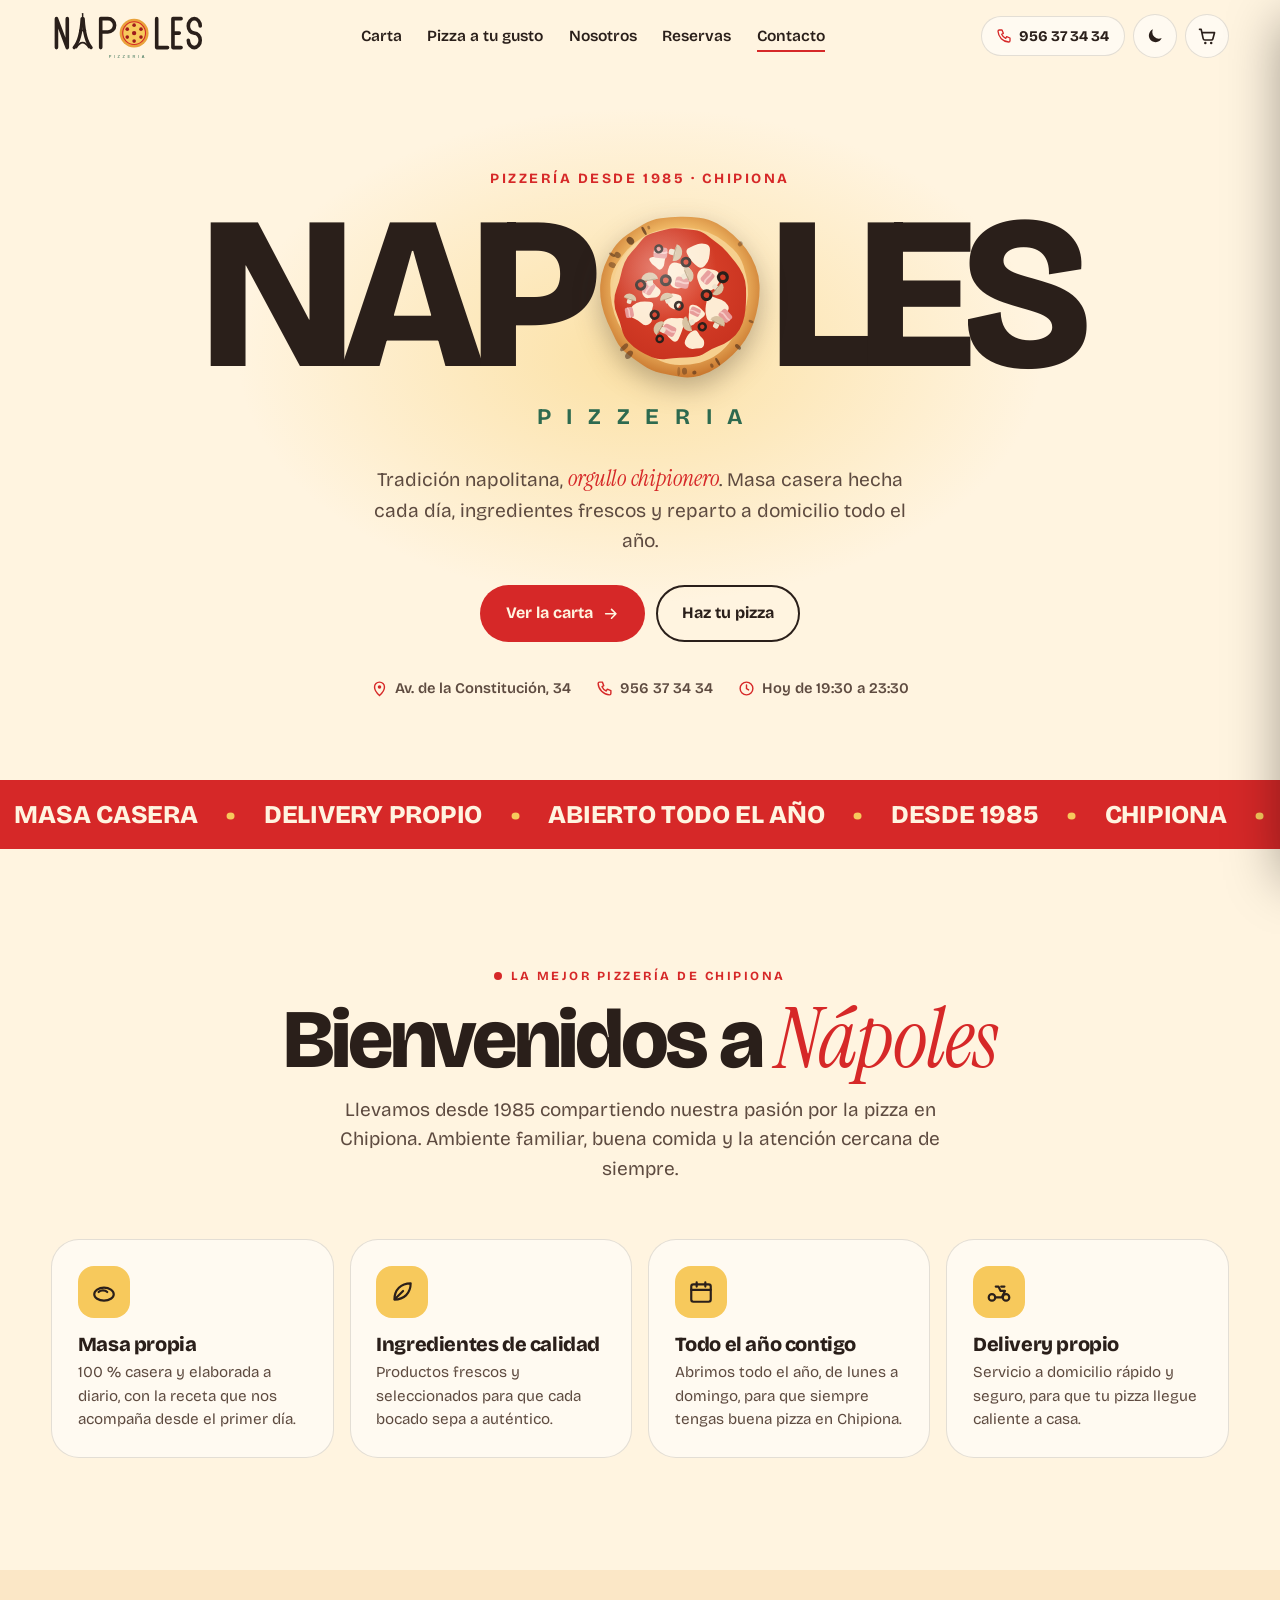
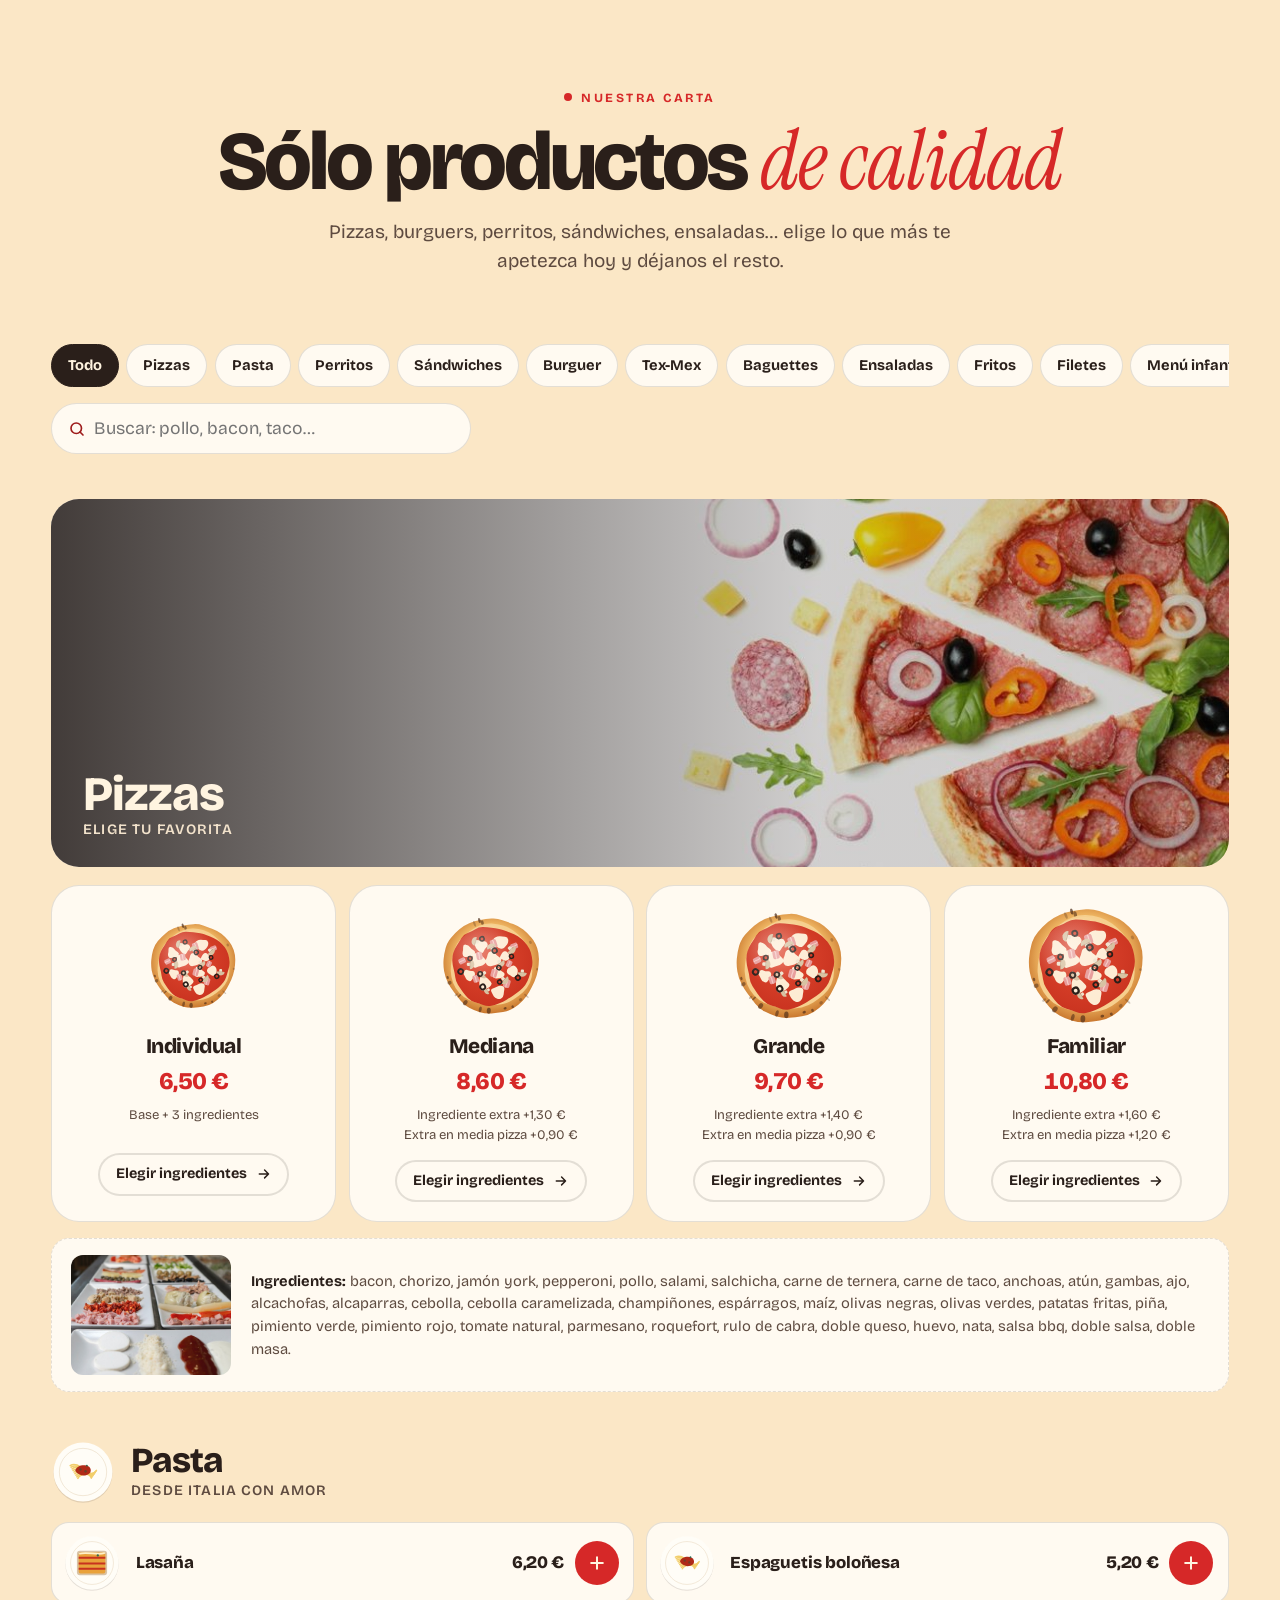
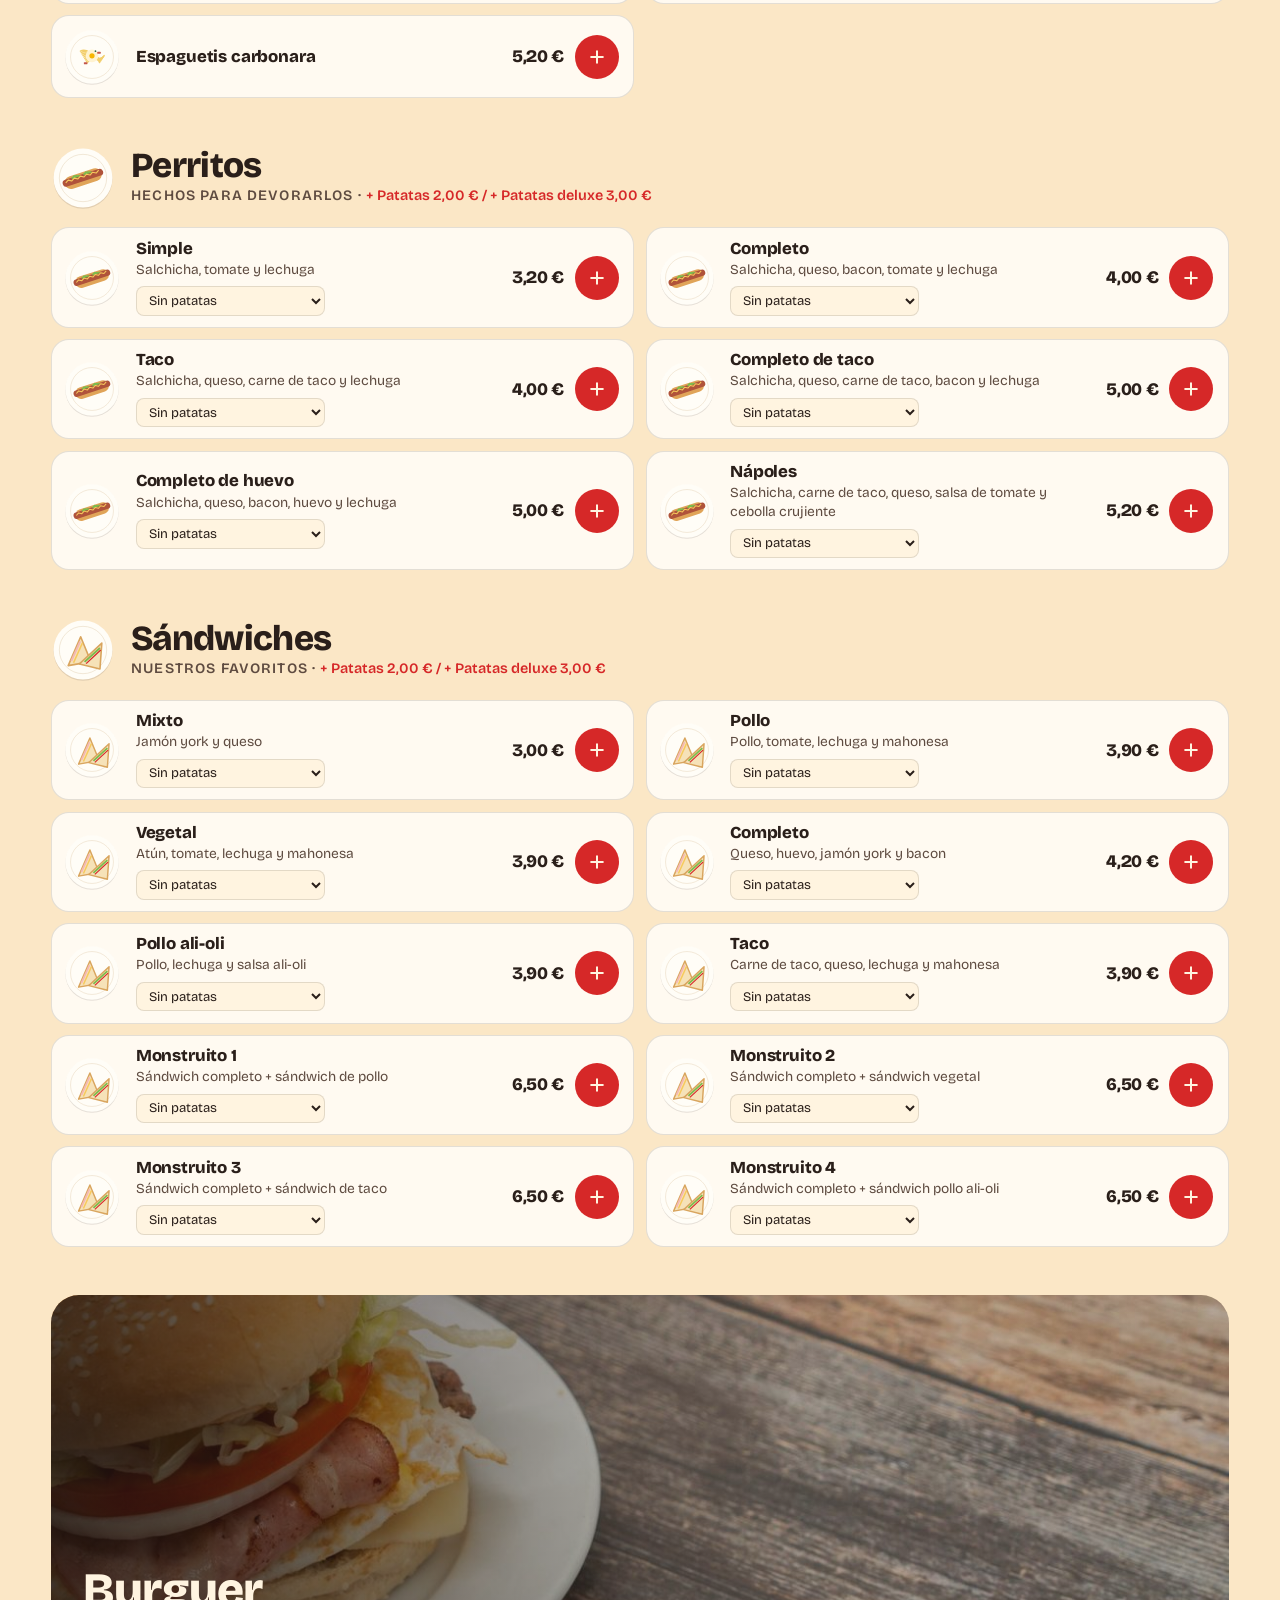
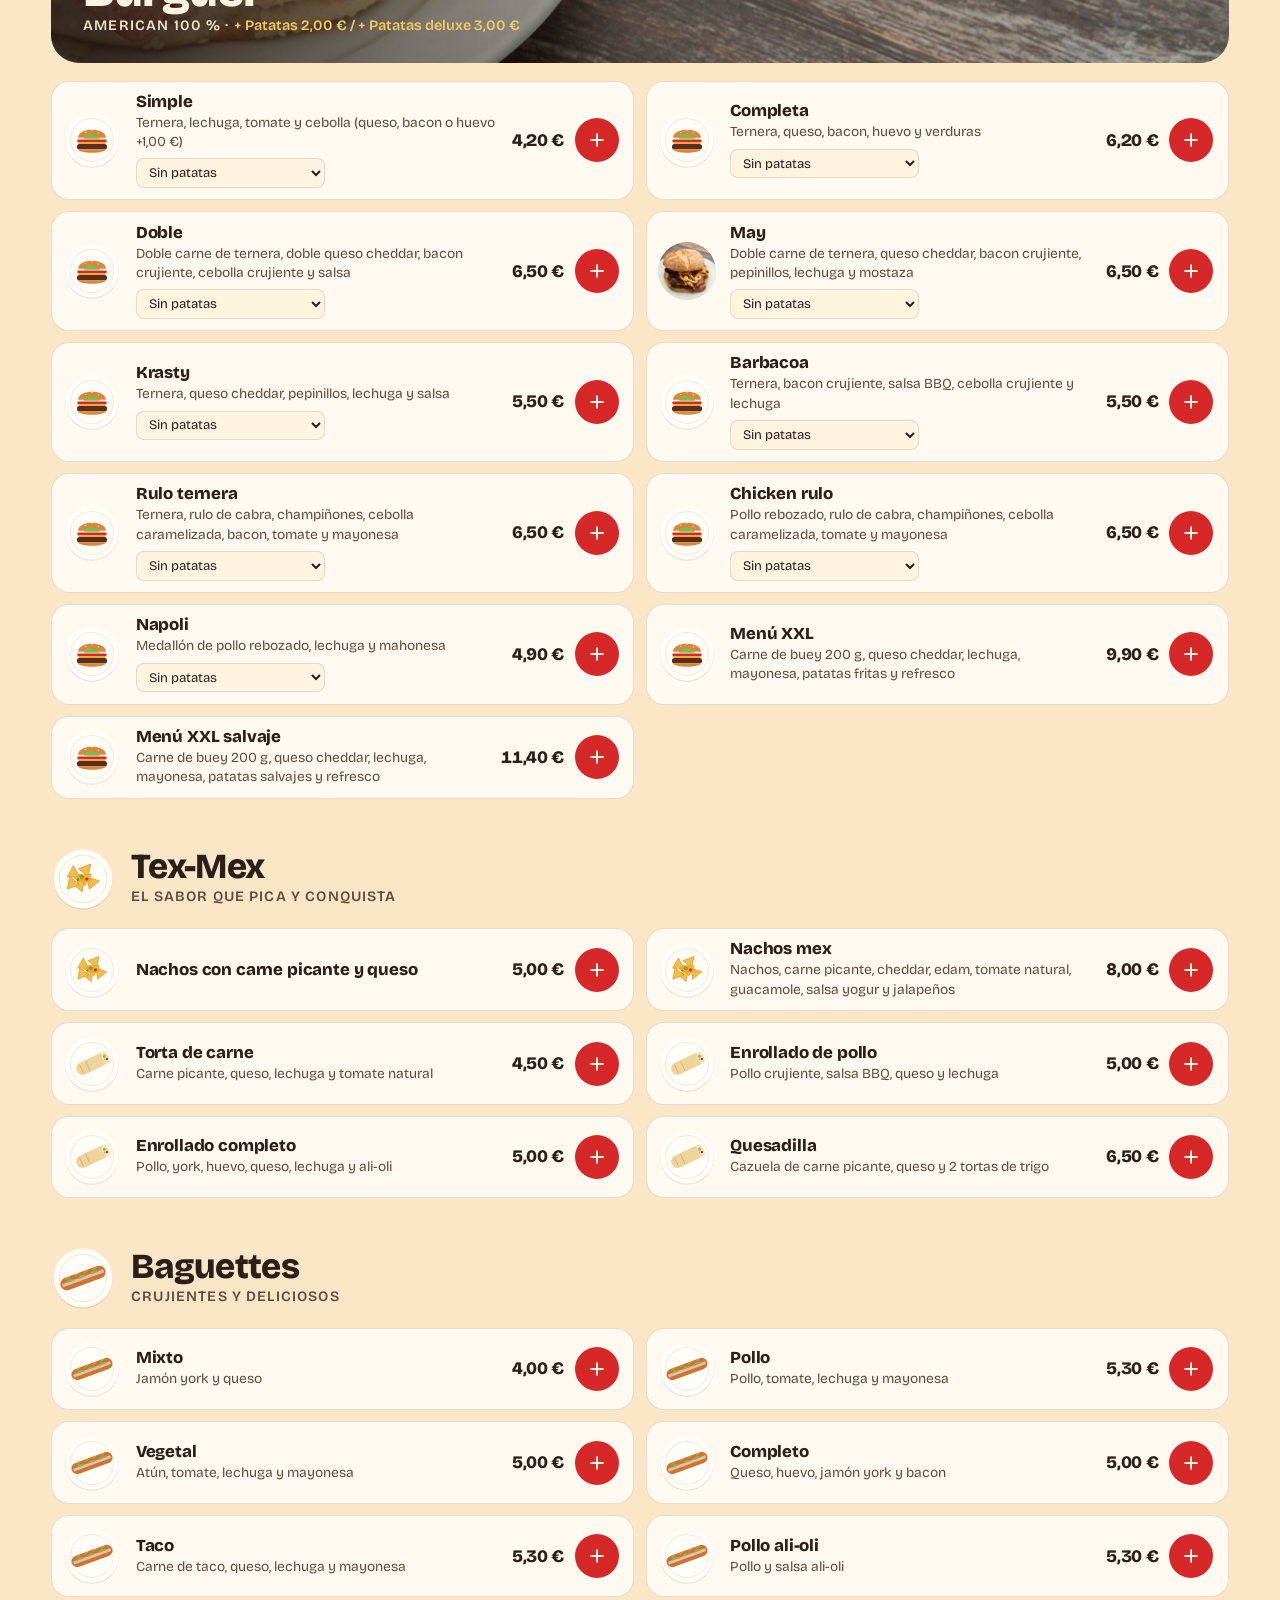
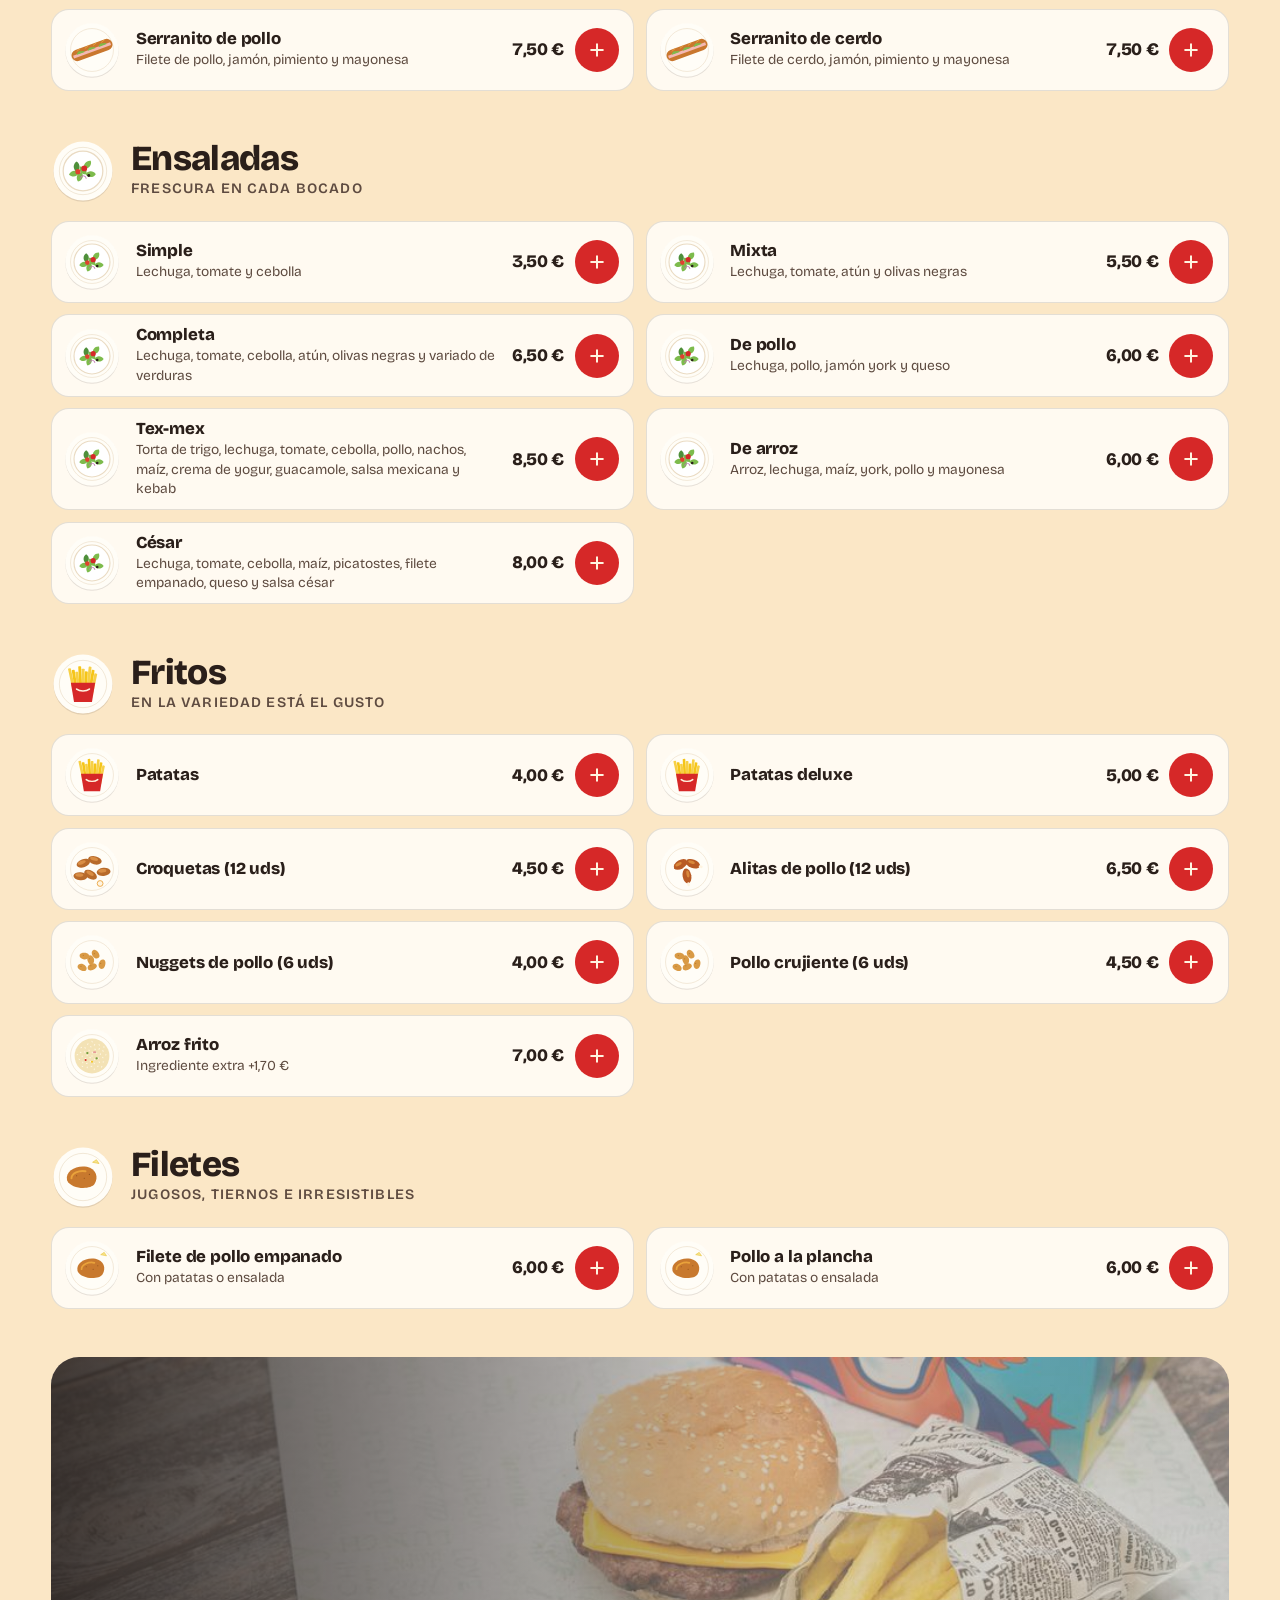
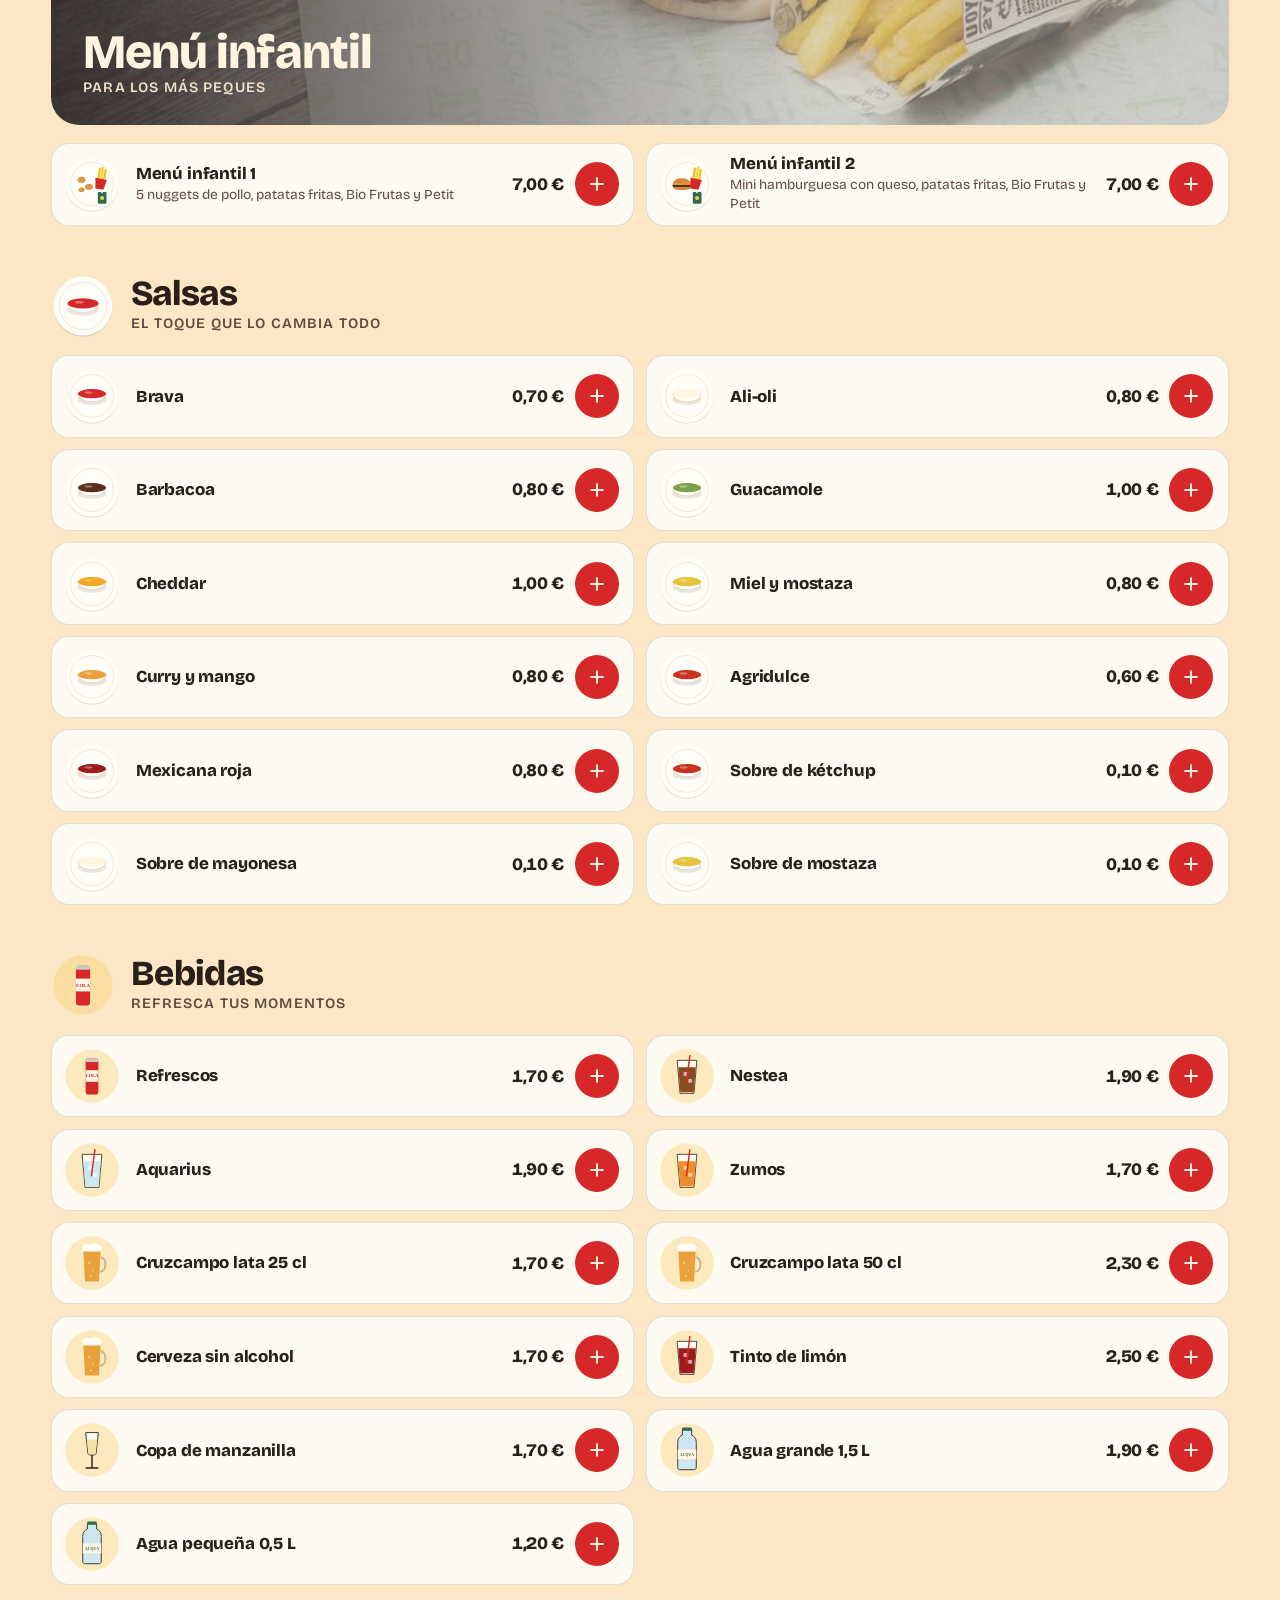
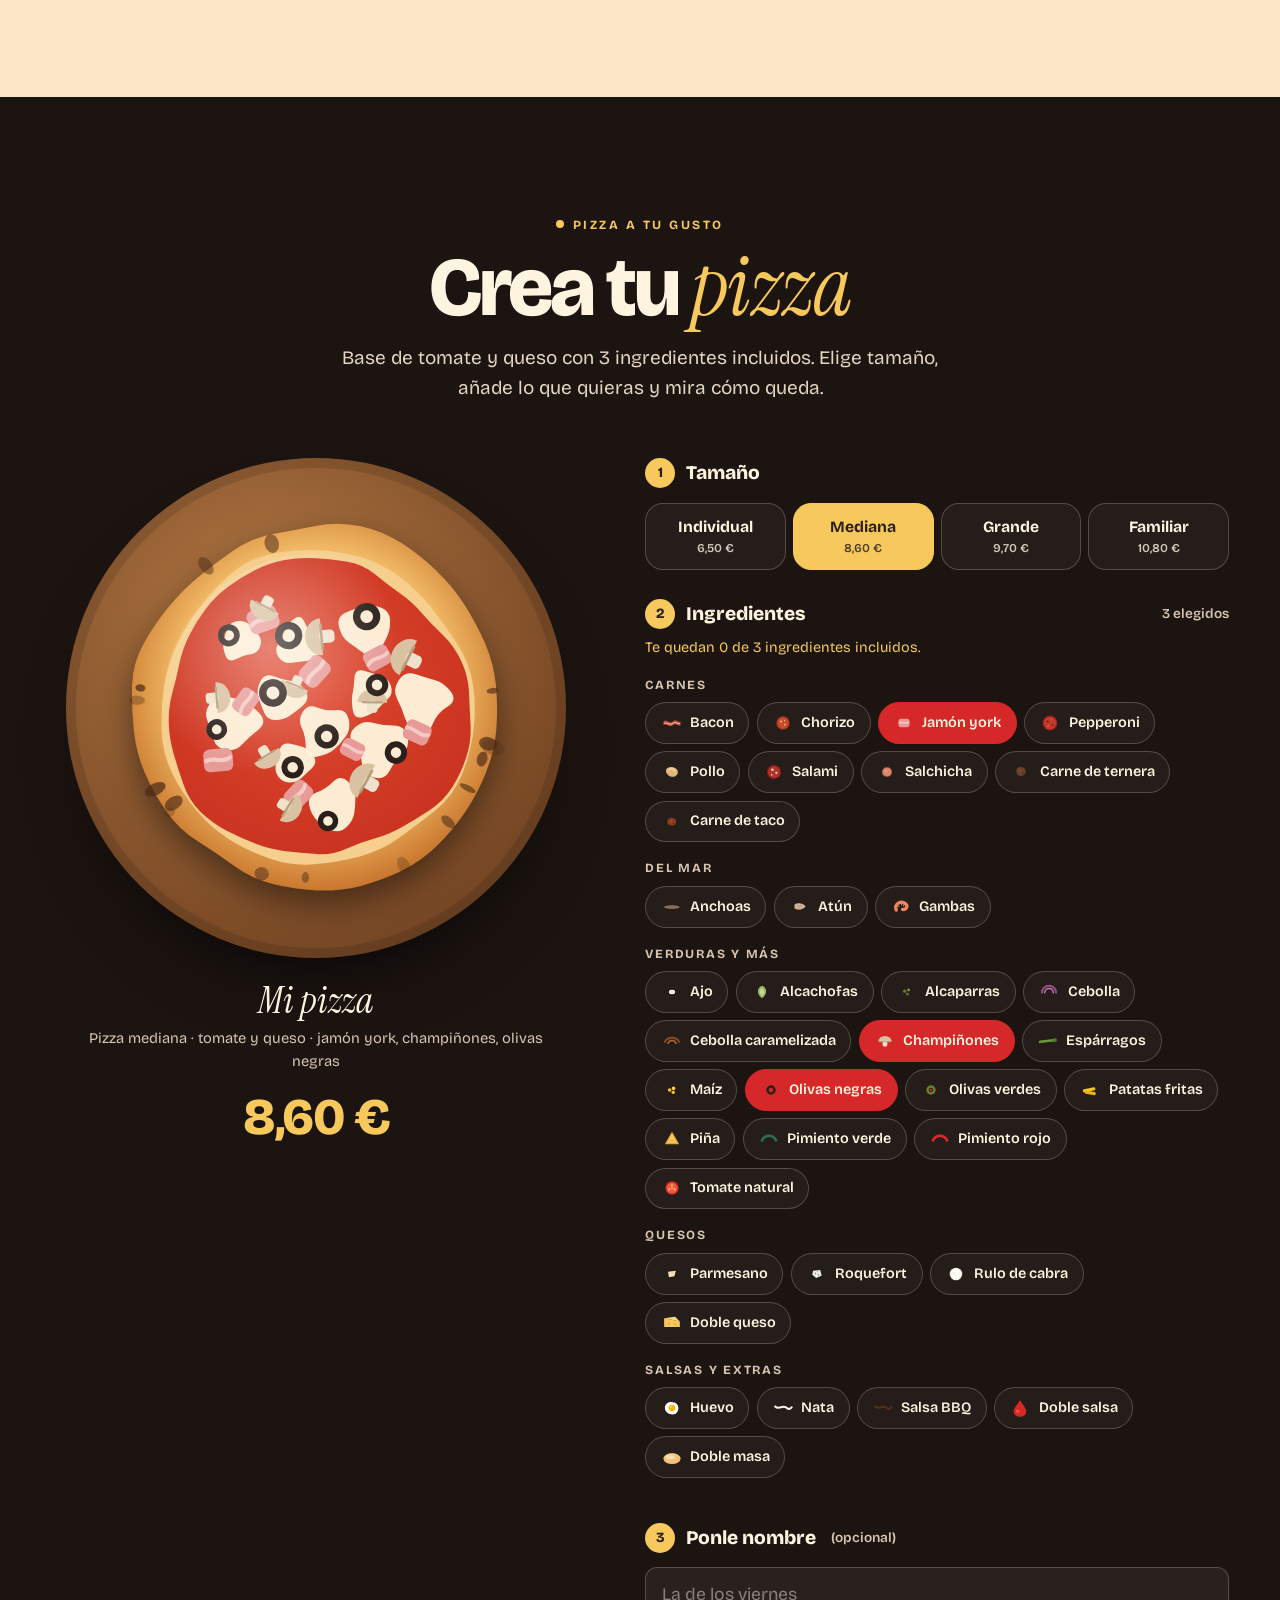
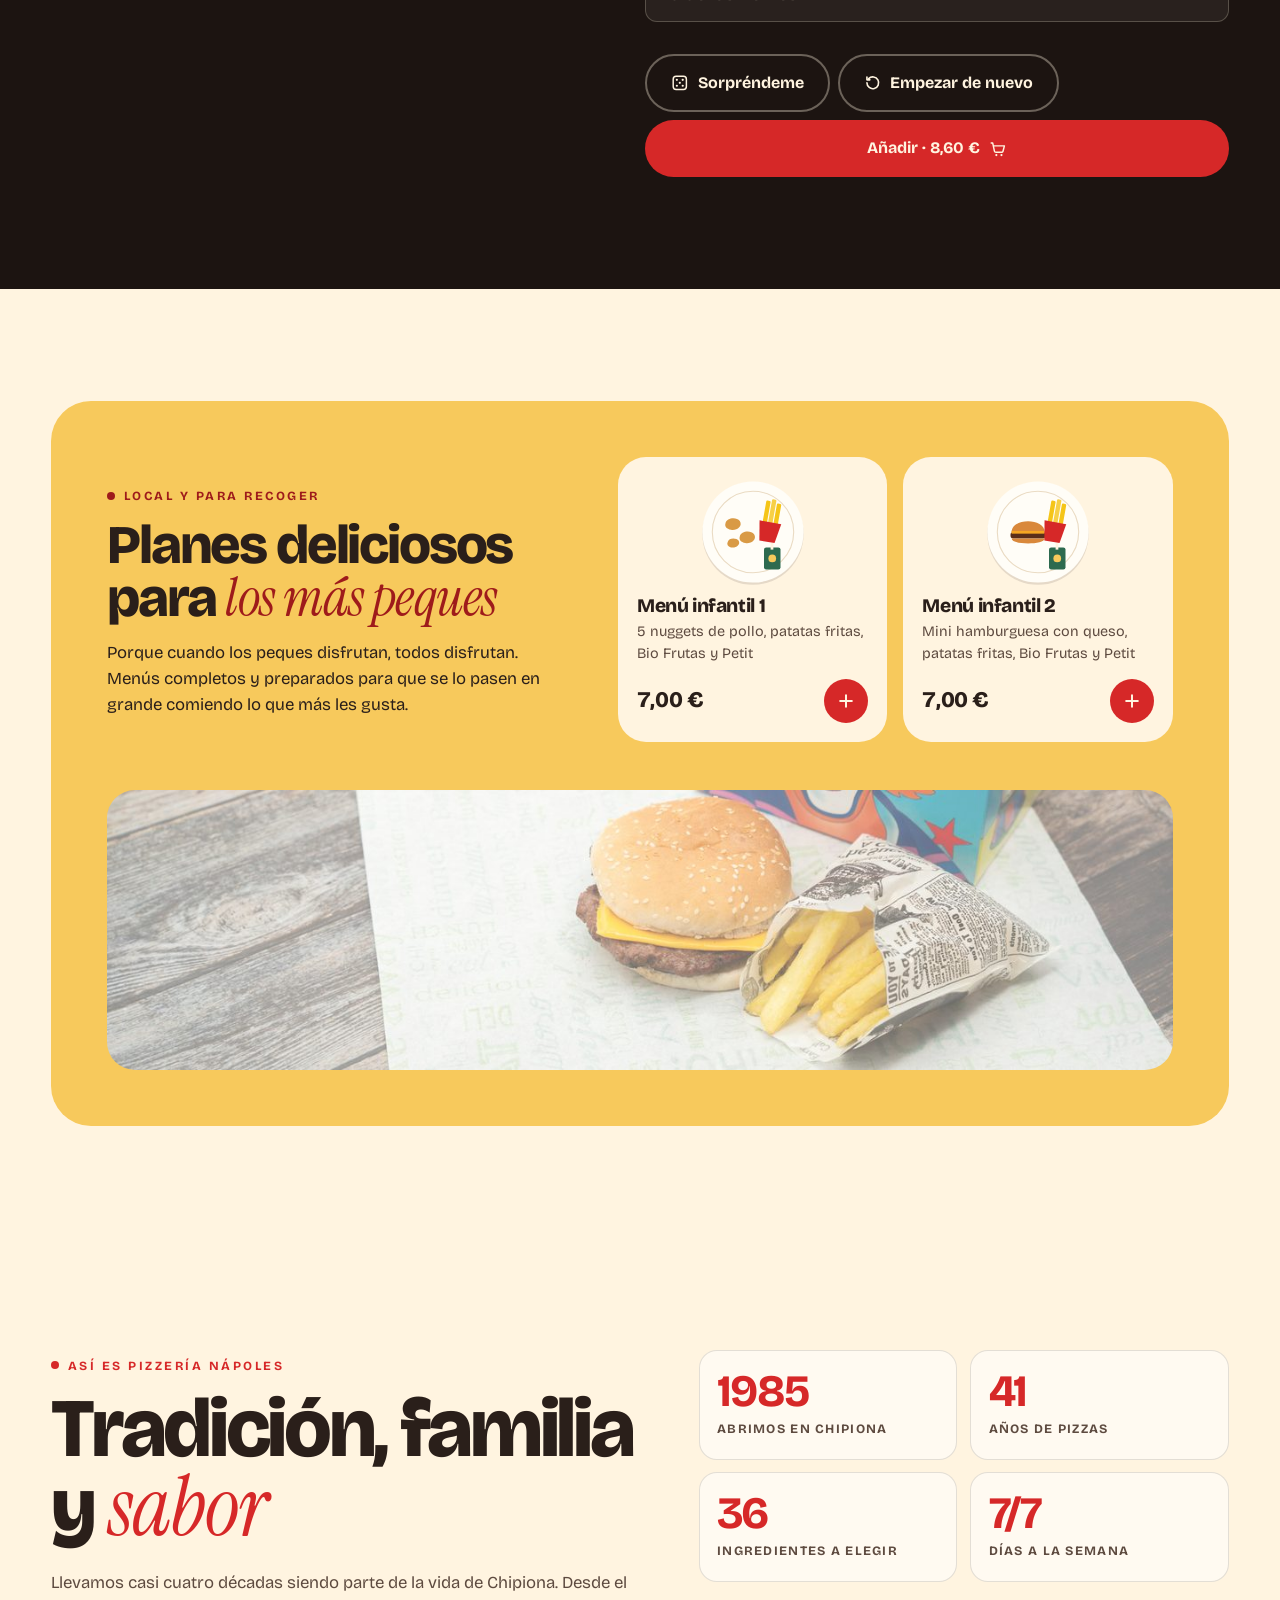
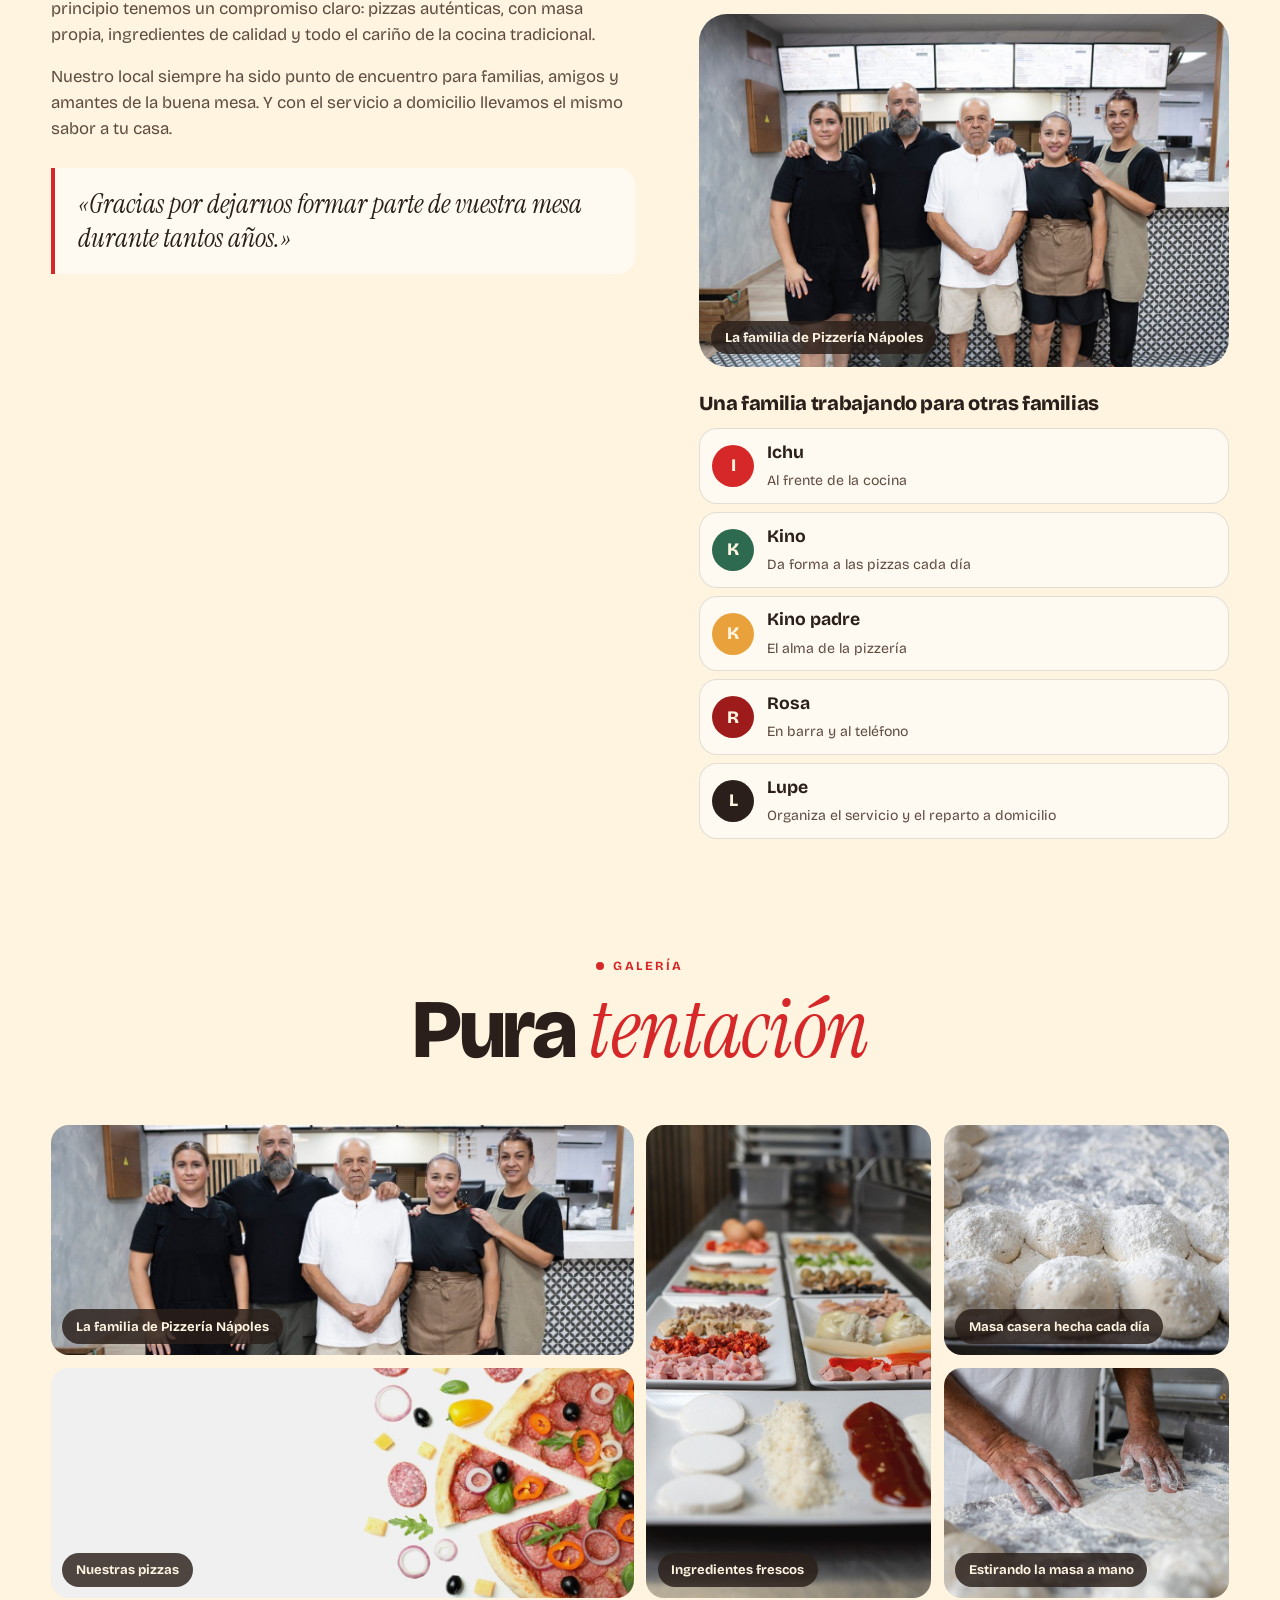
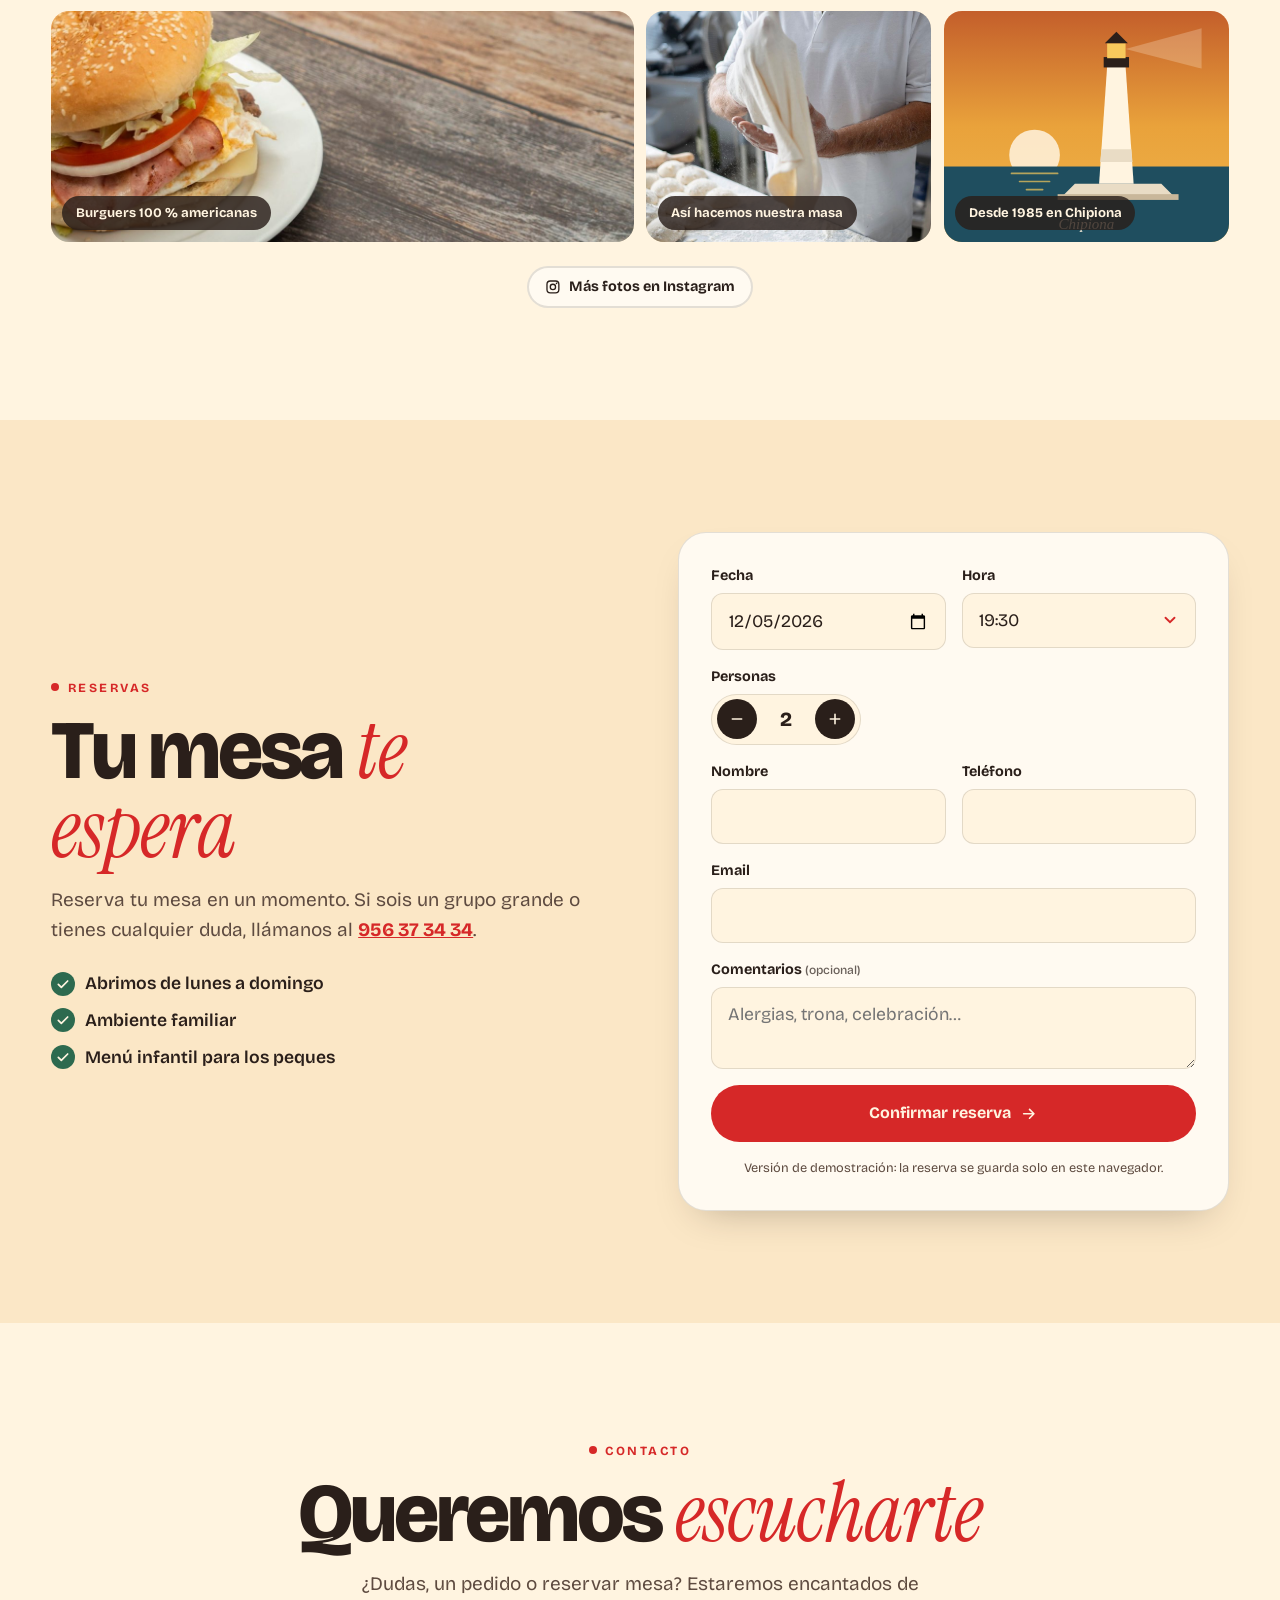
<file: src/web/index.html>
<!DOCTYPE html>
<html lang="es" class="no-js">
<head>
  <meta charset="UTF-8">
  <meta name="viewport" content="width=device-width, initial-scale=1">
  <title>Pizzería Nápoles · La pizzería de Chipiona desde 1985</title>
  <meta name="description" content="Pizzería Nápoles en Chipiona desde 1985: pizzas a tu gusto con masa casera, burguers, perritos, sándwiches y más. Pedidos a domicilio, para recoger y reservas. Tel. 956 37 34 34.">
  <meta name="theme-color" content="#2A1F1A">
  <meta property="og:title" content="Pizzería Nápoles · Chipiona">
  <meta property="og:description" content="Tradición napolitana, orgullo chipionero. Masa casera y delivery propio desde 1985.">
  <link rel="icon" href="assets/favicon.svg" type="image/svg+xml">
  <link rel="preconnect" href="https://fonts.googleapis.com">
  <link rel="preconnect" href="https://fonts.gstatic.com" crossorigin>
  <link href="https://fonts.googleapis.com/css2?family=Bricolage+Grotesque:opsz,wght@12..96,300..800&family=Instrument+Serif:ital@0;1&display=swap" rel="stylesheet">
  <link rel="stylesheet" href="css/styles.css?v=16">
  <script>document.documentElement.classList.replace('no-js', 'js');</script>
</head>
<body>
  <a class="skip-link" href="#contenido">Saltar al contenido</a>

  <!-- ===================== ICONOS ===================== -->
  <svg width="0" height="0" style="position:absolute" aria-hidden="true">
    <symbol id="i-cart" viewBox="0 0 24 24"><path d="M3 4h2l2.4 11.2a2 2 0 0 0 2 1.6h7.7a2 2 0 0 0 2-1.5L21 8H6.2" fill="none" stroke="currentColor" stroke-width="2" stroke-linecap="round" stroke-linejoin="round"/><circle cx="10" cy="20.5" r="1.5" fill="currentColor"/><circle cx="17" cy="20.5" r="1.5" fill="currentColor"/></symbol>
    <symbol id="i-plus" viewBox="0 0 24 24"><path d="M12 5v14M5 12h14" stroke="currentColor" stroke-width="2.4" stroke-linecap="round"/></symbol>
    <symbol id="i-minus" viewBox="0 0 24 24"><path d="M5 12h14" stroke="currentColor" stroke-width="2.4" stroke-linecap="round"/></symbol>
    <symbol id="i-close" viewBox="0 0 24 24"><path d="M6 6l12 12M18 6L6 18" stroke="currentColor" stroke-width="2.4" stroke-linecap="round"/></symbol>
    <symbol id="i-arrow" viewBox="0 0 24 24"><path d="M5 12h14M13 6l6 6-6 6" fill="none" stroke="currentColor" stroke-width="2.2" stroke-linecap="round" stroke-linejoin="round"/></symbol>
    <symbol id="i-clock" viewBox="0 0 24 24"><circle cx="12" cy="12" r="9" fill="none" stroke="currentColor" stroke-width="2"/><path d="M12 7v5l3 2" fill="none" stroke="currentColor" stroke-width="2" stroke-linecap="round"/></symbol>
    <symbol id="i-pin" viewBox="0 0 24 24"><path d="M12 22s7-6.2 7-12a7 7 0 0 0-14 0c0 5.8 7 12 7 12z" fill="none" stroke="currentColor" stroke-width="2"/><circle cx="12" cy="10" r="2.5" fill="currentColor"/></symbol>
    <symbol id="i-phone" viewBox="0 0 24 24"><path d="M5 3h4l2 5-2.5 1.5a11 11 0 0 0 6 6L16 13l5 2v4a2 2 0 0 1-2 2A17 17 0 0 1 3 5a2 2 0 0 1 2-2z" fill="none" stroke="currentColor" stroke-width="2" stroke-linejoin="round"/></symbol>
    <symbol id="i-mail" viewBox="0 0 24 24"><rect x="3" y="5" width="18" height="14" rx="2" fill="none" stroke="currentColor" stroke-width="2"/><path d="M3 7l9 6 9-6" fill="none" stroke="currentColor" stroke-width="2"/></symbol>
    <symbol id="i-instagram" viewBox="0 0 24 24"><rect x="3" y="3" width="18" height="18" rx="5" fill="none" stroke="currentColor" stroke-width="2"/><circle cx="12" cy="12" r="4" fill="none" stroke="currentColor" stroke-width="2"/><circle cx="17.5" cy="6.5" r="1.3" fill="currentColor"/></symbol>
    <symbol id="i-facebook" viewBox="0 0 24 24"><path d="M14 8h3V4h-3a4 4 0 0 0-4 4v2H7v4h3v8h4v-8h3l1-4h-4V8.5a.5.5 0 0 1 .5-.5z" fill="currentColor"/></symbol>
    <symbol id="i-moon" viewBox="0 0 24 24"><path d="M20 14.5A8 8 0 0 1 9.5 4a8 8 0 1 0 10.5 10.5z" fill="currentColor"/></symbol>
    <symbol id="i-trash" viewBox="0 0 24 24"><path d="M4 7h16M10 11v6M14 11v6M6 7l1 13h10l1-13M9 7V4h6v3" fill="none" stroke="currentColor" stroke-width="2" stroke-linecap="round" stroke-linejoin="round"/></symbol>
    <symbol id="i-check" viewBox="0 0 24 24"><path d="M5 12.5l4.5 4.5L19 7.5" fill="none" stroke="currentColor" stroke-width="2.6" stroke-linecap="round" stroke-linejoin="round"/></symbol>
    <symbol id="i-dice" viewBox="0 0 24 24"><rect x="3" y="3" width="18" height="18" rx="4" fill="none" stroke="currentColor" stroke-width="2"/><circle cx="8" cy="8" r="1.5" fill="currentColor"/><circle cx="16" cy="16" r="1.5" fill="currentColor"/><circle cx="12" cy="12" r="1.5" fill="currentColor"/><circle cx="16" cy="8" r="1.5" fill="currentColor"/><circle cx="8" cy="16" r="1.5" fill="currentColor"/></symbol>
    <symbol id="i-reset" viewBox="0 0 24 24"><path d="M4 12a8 8 0 1 0 2.4-5.7M4 4v4h4" fill="none" stroke="currentColor" stroke-width="2.2" stroke-linecap="round" stroke-linejoin="round"/></symbol>
    <symbol id="i-dough" viewBox="0 0 24 24"><ellipse cx="12" cy="14" rx="9" ry="6" fill="none" stroke="currentColor" stroke-width="2"/><path d="M7 12c2-2 6-2 8 0" fill="none" stroke="currentColor" stroke-width="2" stroke-linecap="round"/></symbol>
    <symbol id="i-leaf" viewBox="0 0 24 24"><path d="M5 19C5 10 11 4 20 4c0 9-6 15-15 15zM5 19l8-8" fill="none" stroke="currentColor" stroke-width="2" stroke-linecap="round" stroke-linejoin="round"/></symbol>
    <symbol id="i-calendar" viewBox="0 0 24 24"><rect x="3" y="5" width="18" height="16" rx="2" fill="none" stroke="currentColor" stroke-width="2"/><path d="M3 10h18M8 3v4M16 3v4" stroke="currentColor" stroke-width="2" stroke-linecap="round"/></symbol>
    <symbol id="i-moto" viewBox="0 0 24 24"><circle cx="5.5" cy="17" r="3" fill="none" stroke="currentColor" stroke-width="2"/><circle cx="18.5" cy="17" r="3" fill="none" stroke="currentColor" stroke-width="2"/><path d="M8.5 17h6l3-6h-4l-2-4H9M14 7h3" fill="none" stroke="currentColor" stroke-width="2" stroke-linecap="round" stroke-linejoin="round"/></symbol>
  </svg>

  <template id="logo-tpl">
    <svg class="logo-svg" viewBox="40 22 850 285" xmlns="http://www.w3.org/2000/svg" aria-hidden="true" focusable="false">
      <g fill="none" stroke="currentColor" stroke-width="20" stroke-linecap="round" stroke-linejoin="round">
        <path d="M70,230 L70,70 L130,230 L130,70"/>
        <path d="M315,230 L315,70 L355,70 A37,37 0 0 1 355,144 L315,144"/>
        <path d="M625,70 L625,230 L685,230"/>
        <path d="M760,70 L715,70 L715,230 L760,230 M715,150 L750,150"/>
        <path d="M866,110 A33,40 0 1 0 833,150 A33,40 0 1 1 800,190"/>
      </g>
      <g fill="none" stroke="currentColor" stroke-linecap="round" stroke-linejoin="round">
        <path d="M212,70 Q205,190 168,230" stroke-width="18"/>
        <path d="M218,70 Q225,190 262,230" stroke-width="18"/>
        <path d="M200,135 L230,135" stroke-width="10"/>
        <path d="M180,230 Q215,175 250,230" stroke-width="10"/>
        <path d="M215,68 L215,42" stroke-width="8"/>
      </g>
      <g class="logo-pizza">
        <circle cx="500" cy="150" r="80" fill="#E9A23B"/>
        <circle cx="500" cy="150" r="66" fill="#D62828"/>
        <circle cx="500" cy="150" r="60" fill="#F7C95C"/>
        <g fill="#9E1B1B">
          <circle cx="500" cy="150" r="12"/><circle cx="500" cy="106" r="10"/><circle cx="538" cy="128" r="10"/>
          <circle cx="538" cy="172" r="10"/><circle cx="500" cy="194" r="10"/><circle cx="462" cy="172" r="10"/><circle cx="462" cy="128" r="10"/>
        </g>
      </g>
      <text class="logo-sub" x="465" y="285" text-anchor="middle" font-family="Helvetica, Arial, sans-serif" font-size="22" letter-spacing="14" fill="#2D6A4F">PIZZERIA</text>
    </svg>
  </template>

  <!-- ===================== CABECERA ===================== -->
  <header class="header" id="header">
    <a href="#inicio" class="header__logo" aria-label="Pizzería Nápoles, ir al inicio" data-logo></a>
    <nav class="nav" aria-label="Navegación principal">
      <ul class="nav__list">
        <li><a href="#carta">Carta</a></li>
        <li><a href="#crea">Pizza a tu gusto</a></li>
        <li><a href="#nosotros">Nosotros</a></li>
        <li><a href="#reservas">Reservas</a></li>
        <li><a href="#info">Contacto</a></li>
      </ul>
    </nav>
    <div class="header__actions">
      <a class="header__phone" href="tel:+34956373434"><svg><use href="#i-phone"/></svg><span>956 37 34 34</span></a>
      <button class="icon-btn" id="themeToggle" aria-pressed="false" aria-label="Activar modo oscuro" title="Modo oscuro">
        <svg><use href="#i-moon"/></svg>
      </button>
      <button class="icon-btn cart-btn" id="cartOpen" aria-label="Abrir pedido, 0 productos" aria-controls="cart" aria-expanded="false">
        <svg><use href="#i-cart"/></svg>
        <span class="cart-btn__count" id="cartCount">0</span>
      </button>
      <button class="burger" id="burger" aria-label="Abrir menú" aria-controls="mobileMenu" aria-expanded="false">
        <span></span><span></span>
      </button>
    </div>
  </header>

  <div class="mobile-menu" id="mobileMenu" hidden>
    <nav aria-label="Navegación móvil">
      <ul>
        <li><a href="#carta">Carta</a></li>
        <li><a href="#crea">Pizza a tu gusto</a></li>
        <li><a href="#nosotros">Nosotros</a></li>
        <li><a href="#reservas">Reservas</a></li>
        <li><a href="#info">Contacto</a></li>
      </ul>
    </nav>
    <div class="mobile-menu__foot">
      <a href="tel:+34956373434">956 37 34 34</a>
      <div class="socials">
        <a href="https://www.instagram.com/napolespizzeria_chipiona/" target="_blank" rel="noopener" aria-label="Instagram"><svg><use href="#i-instagram"/></svg></a>
        <a href="https://www.facebook.com/p/Pizzer%C3%ADa-N%C3%A1poles-100043398536497/?locale=es_ES" target="_blank" rel="noopener" aria-label="Facebook"><svg><use href="#i-facebook"/></svg></a>
      </div>
    </div>
  </div>

  <main id="contenido">
    <!-- ===================== PORTADA ===================== -->
    <section class="hero" id="inicio" aria-labelledby="heroTitle">
      <div class="hero__glow" aria-hidden="true"></div>
      <p class="hero__eyebrow">Pizzería desde 1985 · Chipiona</p>
      <h1 class="hero__title" id="heroTitle" aria-label="Nápoles">
        <span aria-hidden="true">NAP</span><span class="hero__pizza" id="heroPizza" aria-hidden="true"></span><span aria-hidden="true">LES</span>
      </h1>
      <p class="hero__kicker" aria-hidden="true">PIZZERIA</p>
      <p class="hero__lead">Tradición napolitana, <em>orgullo chipionero</em>. Masa casera hecha cada día, ingredientes frescos y reparto a domicilio todo el año.</p>
      <div class="hero__cta">
        <a href="#carta" class="btn btn--primary"><span>Ver la carta</span><svg><use href="#i-arrow"/></svg></a>
        <a href="#crea" class="btn btn--ghost"><span>Haz tu pizza</span></a>
      </div>
      <ul class="hero__facts">
        <li><svg><use href="#i-pin"/></svg> Av. de la Constitución, 34</li>
        <li><svg><use href="#i-phone"/></svg> <a href="tel:+34956373434">956 37 34 34</a></li>
        <li id="heroOpen"><svg><use href="#i-clock"/></svg> <span>…</span></li>
      </ul>
    </section>

    <div class="strip" aria-hidden="true">
      <div class="strip__track">
        <span>Masa casera</span><b>•</b><span>Delivery propio</span><b>•</b><span>Abierto todo el año</span><b>•</b><span>Desde 1985</span><b>•</b><span>Chipiona</span><b>•</b>
        <span>Masa casera</span><b>•</b><span>Delivery propio</span><b>•</b><span>Abierto todo el año</span><b>•</b><span>Desde 1985</span><b>•</b><span>Chipiona</span><b>•</b>
      </div>
    </div>

    <!-- ===================== POR QUÉ NOSOTROS ===================== -->
    <section class="section features" aria-labelledby="featTitle">
      <div class="section__head">
        <p class="eyebrow">La mejor pizzería de Chipiona</p>
        <h2 class="display" id="featTitle">Bienvenidos a <em>Nápoles</em></h2>
        <p class="section__lead">Llevamos desde 1985 compartiendo nuestra pasión por la pizza en Chipiona. Ambiente familiar, buena comida y la atención cercana de siempre.</p>
      </div>
      <div class="features__grid">
        <article class="feature" data-reveal>
          <span class="feature__icon"><svg><use href="#i-dough"/></svg></span>
          <h3>Masa propia</h3>
          <p>100 % casera y elaborada a diario, con la receta que nos acompaña desde el primer día.</p>
        </article>
        <article class="feature" data-reveal>
          <span class="feature__icon"><svg><use href="#i-leaf"/></svg></span>
          <h3>Ingredientes de calidad</h3>
          <p>Productos frescos y seleccionados para que cada bocado sepa a auténtico.</p>
        </article>
        <article class="feature" data-reveal>
          <span class="feature__icon"><svg><use href="#i-calendar"/></svg></span>
          <h3>Todo el año contigo</h3>
          <p>Abrimos todo el año, de lunes a domingo, para que siempre tengas buena pizza en Chipiona.</p>
        </article>
        <article class="feature" data-reveal>
          <span class="feature__icon"><svg><use href="#i-moto"/></svg></span>
          <h3>Delivery propio</h3>
          <p>Servicio a domicilio rápido y seguro, para que tu pizza llegue caliente a casa.</p>
        </article>
      </div>
    </section>

    <!-- ===================== CARTA ===================== -->
    <section class="section menu" id="carta" aria-labelledby="menuTitle">
      <div class="section__head">
        <p class="eyebrow">Nuestra carta</p>
        <h2 class="display" id="menuTitle">Sólo productos <em>de calidad</em></h2>
        <p class="section__lead">Pizzas, burguers, perritos, sándwiches, ensaladas… elige lo que más te apetezca hoy y déjanos el resto.</p>
      </div>

      <div class="menu__tools">
        <div class="chips" role="group" aria-label="Elegir categoría" id="menuCats"></div>
        <label class="search">
          <span class="sr-only">Buscar en la carta</span>
          <input type="search" id="menuSearch" placeholder="Buscar: pollo, bacon, taco…" autocomplete="off">
        </label>
      </div>
      <p class="sr-only" aria-live="polite" id="menuLive"></p>
      <div id="menuBody"></div>
      <p class="menu__empty" id="menuEmpty" hidden>No hemos encontrado nada con esa búsqueda. <button class="link-btn" id="menuReset">Ver toda la carta</button></p>
    </section>

    <!-- ===================== PIZZA A TU GUSTO ===================== -->
    <section class="section builder" id="crea" aria-labelledby="builderTitle">
      <div class="section__head section__head--light">
        <p class="eyebrow">Pizza a tu gusto</p>
        <h2 class="display" id="builderTitle">Crea tu <em>pizza</em></h2>
        <p class="section__lead">Base de tomate y queso con 3 ingredientes incluidos. Elige tamaño, añade lo que quieras y mira cómo queda.</p>
      </div>

      <div class="builder__grid">
        <div class="builder__stage">
          <div class="builder__board">
            <div class="builder__pizza" id="bPizza"></div>
          </div>
          <div class="builder__summary">
            <p class="builder__name" id="bNameOut">Mi pizza</p>
            <p class="builder__meta" id="bMeta"></p>
            <p class="builder__price" aria-live="polite"><span id="bPrice">6,50 €</span></p>
          </div>
        </div>

        <form class="builder__controls" id="builderForm" novalidate>
          <fieldset class="bstep">
            <legend><span>1</span> Tamaño</legend>
            <div class="opts opts--sizes" id="bSize"></div>
          </fieldset>
          <fieldset class="bstep">
            <legend><span>2</span> Ingredientes <small id="bCount"></small></legend>
            <p class="bstep__hint" id="bHint"></p>
            <div id="bToppings"></div>
          </fieldset>
          <div class="bstep">
            <label for="bName" class="legend"><span>3</span> Ponle nombre <small>(opcional)</small></label>
            <input class="input" id="bName" type="text" maxlength="28" placeholder="La de los viernes">
          </div>
          <div class="builder__actions">
            <button type="button" class="btn btn--ghost-light" id="bRandom"><svg><use href="#i-dice"/></svg><span>Sorpréndeme</span></button>
            <button type="button" class="btn btn--ghost-light" id="bReset"><svg><use href="#i-reset"/></svg><span>Empezar de nuevo</span></button>
            <button type="submit" class="btn btn--primary"><span>Añadir · <b id="bPriceBtn">6,50 €</b></span><svg><use href="#i-cart"/></svg></button>
          </div>
        </form>
      </div>
    </section>

    <!-- ===================== MENÚ INFANTIL ===================== -->
    <section class="section kids" aria-labelledby="kidsTitle">
      <div class="kids__card">
        <div class="kids__text">
          <p class="eyebrow">Local y para recoger</p>
          <h2 class="display display--sm" id="kidsTitle">Planes deliciosos para <em>los más peques</em></h2>
          <p>Porque cuando los peques disfrutan, todos disfrutan. Menús completos y preparados para que se lo pasen en grande comiendo lo que más les gusta.</p>
        </div>
        <div class="kids__menus" id="kidsMenus"></div>
        <img class="kids__photo" src="assets/fotos/menu-infantil.jpg" alt="Menú infantil: hamburguesa con queso y patatas fritas" loading="lazy" width="1200" height="316">
      </div>
    </section>

    <!-- ===================== NOSOTROS ===================== -->
    <section class="section about" id="nosotros" aria-labelledby="aboutTitle">
      <div class="about__grid">
        <div class="about__text">
          <p class="eyebrow">Así es Pizzería Nápoles</p>
          <h2 class="display" id="aboutTitle">Tradición, familia y <em>sabor</em></h2>
          <p>Llevamos casi cuatro décadas siendo parte de la vida de Chipiona. Desde el principio tenemos un compromiso claro: pizzas auténticas, con masa propia, ingredientes de calidad y todo el cariño de la cocina tradicional.</p>
          <p>Nuestro local siempre ha sido punto de encuentro para familias, amigos y amantes de la buena mesa. Y con el servicio a domicilio llevamos el mismo sabor a tu casa.</p>
          <blockquote class="about__quote">«Gracias por dejarnos formar parte de vuestra mesa durante tantos años.»</blockquote>
        </div>
        <div class="about__side">
          <div class="stats">
            <div class="stat"><b>1985</b><span>abrimos en Chipiona</span></div>
            <div class="stat"><b id="yearsOpen">40+</b><span>años de pizzas</span></div>
            <div class="stat"><b>36</b><span>ingredientes a elegir</span></div>
            <div class="stat"><b>7/7</b><span>días a la semana</span></div>
          </div>
          <figure class="about__photo"><img src="assets/fotos/familia.jpg" alt="La familia que lleva Pizzería Nápoles, en el local" loading="lazy" width="1200" height="800"><figcaption>La familia de Pizzería Nápoles</figcaption></figure>
          <h3 class="team__title">Una familia trabajando para otras familias</h3>
          <ul class="team" id="team"></ul>
        </div>
      </div>
    </section>

    <!-- ===================== GALERÍA ===================== -->
    <section class="section gallery" id="galeria" aria-labelledby="galTitle">
      <div class="section__head">
        <p class="eyebrow">Galería</p>
        <h2 class="display" id="galTitle">Pura <em>tentación</em></h2>
      </div>
      <div class="gallery__grid" id="galleryGrid"></div>
      <p class="gallery__more"><a href="https://www.instagram.com/napolespizzeria_chipiona/" target="_blank" rel="noopener" class="btn btn--small"><svg><use href="#i-instagram"/></svg> Más fotos en Instagram</a></p>
    </section>

    <!-- ===================== RESERVAS ===================== -->
    <section class="section reserve" id="reservas" aria-labelledby="resTitle">
      <div class="reserve__grid">
        <div class="reserve__intro">
          <p class="eyebrow">Reservas</p>
          <h2 class="display" id="resTitle">Tu mesa <em>te espera</em></h2>
          <p class="section__lead">Reserva tu mesa en un momento. Si sois un grupo grande o tienes cualquier duda, llámanos al <a href="tel:+34956373434">956 37 34 34</a>.</p>
          <ul class="reserve__perks">
            <li><svg><use href="#i-check"/></svg> Abrimos de lunes a domingo</li>
            <li><svg><use href="#i-check"/></svg> Ambiente familiar</li>
            <li><svg><use href="#i-check"/></svg> Menú infantil para los peques</li>
          </ul>
        </div>

        <form class="card form" id="reserveForm" novalidate>
          <div class="form__row">
            <div class="field">
              <label for="rDate">Fecha</label>
              <input class="input" type="date" id="rDate" required>
              <p class="field__err" id="rDateErr"></p>
            </div>
            <div class="field">
              <label for="rTime">Hora</label>
              <select class="input" id="rTime" required></select>
              <p class="field__err" id="rTimeErr"></p>
            </div>
          </div>
          <div class="field">
            <span class="label" id="rPeopleLbl">Personas</span>
            <div class="stepper" role="group" aria-labelledby="rPeopleLbl">
              <button type="button" class="stepper__btn" data-step="-1" aria-label="Una persona menos"><svg><use href="#i-minus"/></svg></button>
              <output id="rPeople" aria-live="polite">2</output>
              <button type="button" class="stepper__btn" data-step="1" aria-label="Una persona más"><svg><use href="#i-plus"/></svg></button>
            </div>
          </div>
          <div class="form__row">
            <div class="field">
              <label for="rName">Nombre</label>
              <input class="input" type="text" id="rName" autocomplete="name" required>
              <p class="field__err" id="rNameErr"></p>
            </div>
            <div class="field">
              <label for="rPhone">Teléfono</label>
              <input class="input" type="tel" id="rPhone" autocomplete="tel" inputmode="tel" required>
              <p class="field__err" id="rPhoneErr"></p>
            </div>
          </div>
          <div class="field">
            <label for="rEmail">Email</label>
            <input class="input" type="email" id="rEmail" autocomplete="email" required>
            <p class="field__err" id="rEmailErr"></p>
          </div>
          <div class="field">
            <label for="rNotes">Comentarios <small>(opcional)</small></label>
            <textarea class="input" id="rNotes" rows="2" placeholder="Alergias, trona, celebración…"></textarea>
          </div>
          <button type="submit" class="btn btn--primary btn--block"><span>Confirmar reserva</span><svg><use href="#i-arrow"/></svg></button>
          <p class="form__fine">Versión de demostración: la reserva se guarda solo en este navegador.</p>
        </form>
      </div>
    </section>

    <!-- ===================== HORARIO · UBICACIÓN · CONTACTO ===================== -->
    <section class="section info" id="info" aria-labelledby="infoTitle">
      <div class="section__head">
        <p class="eyebrow">Contacto</p>
        <h2 class="display" id="infoTitle">Queremos <em>escucharte</em></h2>
        <p class="section__lead">¿Dudas, un pedido o reservar mesa? Estaremos encantados de atenderte.</p>
      </div>
      <div class="info__grid">
        <article class="card info__hours">
          <h3><svg><use href="#i-clock"/></svg> Horario</h3>
          <p class="open-now" id="openNow"></p>
          <dl class="seasons" id="seasons"></dl>
          <p class="muted">Abrimos todo el año.</p>
          <ul class="contact-list">
            <li><a href="tel:+34956373434"><svg><use href="#i-phone"/></svg> +34 956 37 34 34</a></li>
            <li><a href="mailto:info@napolespizzeria.es"><svg><use href="#i-mail"/></svg> info@napolespizzeria.es</a></li>
            <li><a href="https://www.instagram.com/napolespizzeria_chipiona/" target="_blank" rel="noopener"><svg><use href="#i-instagram"/></svg> @napolespizzeria_chipiona</a></li>
          </ul>
        </article>

        <article class="card info__map">
          <h3><svg><use href="#i-pin"/></svg> Dónde estamos</h3>
          <address>Av. de la Constitución, 34 · 11550 Chipiona (Cádiz)</address>
          <div class="map">
            <iframe title="Mapa: Pizzería Nápoles, Av. de la Constitución 34, Chipiona" loading="lazy" referrerpolicy="no-referrer-when-downgrade"
              src="https://maps.google.com/maps?q=Pizzer%C3%ADa%20N%C3%A1poles%2C%20Av.%20de%20la%20Constituci%C3%B3n%2034%2C%2011550%20Chipiona&amp;z=16&amp;output=embed"></iframe>
          </div>
          <a class="btn btn--small" href="https://www.google.com/maps/dir/?api=1&amp;destination=Av.+de+la+Constituci%C3%B3n+34%2C+11550+Chipiona" target="_blank" rel="noopener">Cómo llegar <svg><use href="#i-arrow"/></svg></a>
        </article>

        <article class="card info__contact">
          <h3><svg><use href="#i-mail"/></svg> Escríbenos</h3>
          <form class="form form--compact" id="contactForm" novalidate>
            <div class="field">
              <label for="cName">Nombre</label>
              <input class="input" id="cName" type="text" autocomplete="name" required>
              <p class="field__err" id="cNameErr"></p>
            </div>
            <div class="form__row">
              <div class="field">
                <label for="cEmail">Email</label>
                <input class="input" id="cEmail" type="email" autocomplete="email" required>
                <p class="field__err" id="cEmailErr"></p>
              </div>
              <div class="field">
                <label for="cPhone">Teléfono <small>(opcional)</small></label>
                <input class="input" id="cPhone" type="tel" autocomplete="tel" inputmode="tel">
              </div>
            </div>
            <div class="field">
              <label for="cSubject">Asunto</label>
              <input class="input" id="cSubject" type="text" required>
              <p class="field__err" id="cSubjectErr"></p>
            </div>
            <div class="field">
              <label for="cMsg">Mensaje</label>
              <textarea class="input" id="cMsg" rows="3" required></textarea>
              <p class="field__err" id="cMsgErr"></p>
            </div>
            <div class="field">
              <label class="check"><input type="checkbox" id="cPrivacy" required> <span>He leído y acepto la <a href="#">política de privacidad</a></span></label>
              <p class="field__err" id="cPrivacyErr"></p>
            </div>
            <button class="btn btn--primary btn--block" type="submit"><span>Enviar</span><svg><use href="#i-arrow"/></svg></button>
          </form>
        </article>
      </div>
    </section>
  </main>

  <!-- ===================== PIE ===================== -->
  <footer class="footer">
    <div class="footer__cta">
      <p class="footer__big">¿Tienes <em>hambre</em>?</p>
      <div class="footer__cta-btns">
        <a href="#carta" class="btn btn--primary btn--xl"><span>Haz tu pedido</span><svg><use href="#i-arrow"/></svg></a>
        <a href="tel:+34956373434" class="btn btn--ghost-light btn--xl"><svg><use href="#i-phone"/></svg><span>Llamar</span></a>
      </div>
    </div>
    <div class="footer__grid">
      <div class="footer__brand">
        <img src="assets/logo_napoles.svg" alt="Logotipo de Pizzería Nápoles" width="310" height="107" loading="lazy">
        <p>Pizzería en Chipiona desde 1985. Tradición napolitana, orgullo chipionero.</p>
      </div>
      <div>
        <h4>Contacto</h4>
        <ul class="footer__list">
          <li>Av. de la Constitución, 34<br>11550 Chipiona, Cádiz</li>
          <li><a href="tel:+34956373434">+34 956 37 34 34</a></li>
          <li><a href="mailto:info@napolespizzeria.es">info@napolespizzeria.es</a></li>
        </ul>
      </div>
      <div>
        <h4>Horario</h4>
        <ul class="footer__list" id="footerHours"></ul>
      </div>
      <div>
        <h4>Síguenos</h4>
        <div class="socials">
          <a href="https://www.instagram.com/napolespizzeria_chipiona/" target="_blank" rel="noopener" aria-label="Instagram de Pizzería Nápoles"><svg><use href="#i-instagram"/></svg></a>
          <a href="https://www.facebook.com/p/Pizzer%C3%ADa-N%C3%A1poles-100043398536497/?locale=es_ES" target="_blank" rel="noopener" aria-label="Facebook de Pizzería Nápoles"><svg><use href="#i-facebook"/></svg></a>
        </div>
        <ul class="footer__list footer__legal">
          <li><a href="#">Aviso legal</a></li>
          <li><a href="#">Política de privacidad</a></li>
          <li><a href="#">Política de cookies</a></li>
          <li><a href="empleados.html">Acceso empleados</a></li>
        </ul>
      </div>
    </div>
    <div class="footer__bottom">
      <p>© <span id="year">2026</span> Pizzería Nápoles · Chipiona</p>
      <p>Proyecto TFG</p>
      <a class="to-top" href="#inicio" aria-label="Volver arriba"><svg><use href="#i-arrow"/></svg></a>
    </div>
  </footer>

  <!-- ===================== PEDIDO ===================== -->
  <div class="overlay" id="overlay" hidden></div>
  <aside class="cart" id="cart" aria-labelledby="cartTitle" aria-hidden="true" role="dialog" aria-modal="true" inert>
    <div class="cart__head">
      <h2 id="cartTitle">Tu pedido</h2>
      <ol class="cart__steps" aria-label="Pasos del pedido">
        <li class="is-active" data-s="1">Cesta</li><li data-s="2">Datos</li><li data-s="3">Listo</li>
      </ol>
      <button class="icon-btn" id="cartClose" aria-label="Cerrar pedido"><svg><use href="#i-close"/></svg></button>
    </div>

    <div class="cart__panel" data-panel="1">
      <ul class="cart__list" id="cartList"></ul>
      <div class="cart__empty" id="cartEmpty">
        <div class="cart__empty-art" id="emptyArt"></div>
        <p>Tu pedido está vacío.</p>
        <a href="#carta" class="btn btn--primary" data-close-cart><span>Ver la carta</span></a>
      </div>
      <div class="cart__foot" id="cartFoot">
        <div class="mode seg" role="radiogroup" aria-label="Tipo de pedido">
          <label><input type="radio" name="modo" value="domicilio" checked><span>A domicilio</span></label>
          <label><input type="radio" name="modo" value="recoger"><span>Recoger en local</span></label>
        </div>
        <dl class="totals" id="totals"></dl>
        <button class="btn btn--primary btn--block" id="toCheckout"><span>Continuar</span><svg><use href="#i-arrow"/></svg></button>
      </div>
    </div>

    <form class="cart__panel form" data-panel="2" id="checkoutForm" novalidate hidden>
      <div class="field">
        <label for="oName">Nombre</label>
        <input class="input" id="oName" autocomplete="name" required>
        <p class="field__err" id="oNameErr"></p>
      </div>
      <div class="field">
        <label for="oPhone">Teléfono</label>
        <input class="input" id="oPhone" type="tel" autocomplete="tel" inputmode="tel" required>
        <p class="field__err" id="oPhoneErr"></p>
      </div>
      <div class="field" id="oAddrField">
        <label for="oAddr">Dirección de entrega (Chipiona)</label>
        <input class="input" id="oAddr" autocomplete="street-address" required>
        <p class="field__err" id="oAddrErr"></p>
      </div>
      <div class="field">
        <span class="label" id="payLbl">Pago</span>
        <div class="seg" role="radiogroup" aria-labelledby="payLbl">
          <label><input type="radio" name="pago" value="Efectivo" checked><span>Efectivo</span></label>
          <label><input type="radio" name="pago" value="Tarjeta"><span>Tarjeta</span></label>
        </div>
      </div>
      <div class="field">
        <label for="oNotes">Notas <small>(opcional)</small></label>
        <textarea class="input" id="oNotes" rows="2" placeholder="Piso, timbre, sin cebolla…"></textarea>
      </div>
      <dl class="totals" id="totals2"></dl>
      <div class="cart__nav">
        <button type="button" class="btn btn--ghost" id="backToCart">Volver</button>
        <button type="submit" class="btn btn--primary"><span>Confirmar pedido</span><svg><use href="#i-check"/></svg></button>
      </div>
      <p class="form__fine">Versión de demostración: no se realiza ningún cobro ni se envía el pedido.</p>
    </form>

    <div class="cart__panel" data-panel="3" hidden>
      <div class="done">
        <div class="done__pizza" id="donePizza"></div>
        <h3>¡Pedido <span id="orderId">#0000</span> recibido!</h3>
        <p id="doneMsg"></p>
        <ol class="tracker" id="tracker" aria-live="polite">
          <li data-t="0">Recibido</li><li data-t="1">Preparando</li><li data-t="2">En el horno</li><li data-t="3" id="trackLast">En camino</li>
        </ol>
        <button class="btn btn--primary" id="newOrder"><span>Hacer otro pedido</span></button>
      </div>
    </div>
  </aside>

  <div class="modal" id="modal" role="dialog" aria-modal="true" aria-labelledby="modalTitle" hidden>
    <div class="modal__box">
      <button class="icon-btn modal__close" id="modalClose" aria-label="Cerrar"><svg><use href="#i-close"/></svg></button>
      <div id="modalBody"></div>
    </div>
  </div>

  <div class="lightbox" id="lightbox" role="dialog" aria-modal="true" aria-label="Galería ampliada" hidden>
    <button class="icon-btn lightbox__close" id="lbClose" aria-label="Cerrar galería"><svg><use href="#i-close"/></svg></button>
    <button class="icon-btn lightbox__nav lightbox__prev" id="lbPrev" aria-label="Imagen anterior"><svg><use href="#i-arrow"/></svg></button>
    <figure class="lightbox__fig"><div id="lbArt"></div><figcaption id="lbCap"></figcaption></figure>
    <button class="icon-btn lightbox__nav" id="lbNext" aria-label="Imagen siguiente"><svg><use href="#i-arrow"/></svg></button>
  </div>

  <div class="toasts" id="toasts" role="status" aria-live="polite"></div>

  <script src="js/data.js?v=16"></script>
  <script src="js/pizza.js?v=16"></script>
  <script src="js/main.js?v=16"></script>
</body>
</html>
</file>
<file: src/web/css/styles.css>
/* ==========================================================================
   Pizzería Nápoles (Chipiona) · Estilos
   Diseño limpio y fluido: transiciones cortas, sin efectos pesados.
   ========================================================================== */

/* 1 · TOKENS ------------------------------------------------------------- */
:root {
  --cream: #FFF4E0;
  --brown: #2A1F1A;
  --mustard: #E9A23B;
  --red: #D62828;
  --yellow: #F7C95C;
  --garnet: #9E1B1B;
  --green: #2D6A4F;

  --bg: var(--cream);
  --bg-2: #FBE7C6;
  --card: #FFFAF1;
  --ink: var(--brown);
  --ink-2: #5E4B40;
  --line: rgba(42, 31, 26, .13);
  --accent: var(--red);
  --dark: #1C1411;

  --font: 'Bricolage Grotesque', system-ui, -apple-system, 'Segoe UI', Roboto, sans-serif;
  --serif: 'Instrument Serif', Georgia, 'Times New Roman', serif;
  --r-lg: 28px;
  --r-md: 18px;
  --r-sm: 12px;
  --pad: clamp(1.1rem, 4vw, 3.5rem);
  --max: 1240px;
  --ease: cubic-bezier(.2, .7, .2, 1);
  --shadow: 0 18px 40px -22px rgba(42, 31, 26, .35);
  --header-h: 72px;
}
[data-theme="dark"] {
  --bg: #17110E;
  --bg-2: #211813;
  --card: #241A15;
  --ink: #FFF4E0;
  --ink-2: #D8C5B1;
  --line: rgba(255, 244, 224, .13);
  --dark: #0D0907;
  --shadow: 0 18px 40px -22px rgba(0, 0, 0, .7);
}

/* 2 · BASE --------------------------------------------------------------- */
*, *::before, *::after { box-sizing: border-box; }
html { -webkit-text-size-adjust: 100%; scroll-padding-top: calc(var(--header-h) + 8px); }
@media (prefers-reduced-motion: no-preference) { html { scroll-behavior: smooth; } }
body {
  margin: 0; font-family: var(--font); font-size: clamp(1rem, .96rem + .2vw, 1.1rem); line-height: 1.55;
  color: var(--ink); background: var(--bg); -webkit-font-smoothing: antialiased;
}
body.is-locked { overflow: hidden; }
main, .footer { overflow-x: clip; }
img, svg { display: block; max-width: 100%; }
svg use { pointer-events: none; }
a { color: inherit; }
button, input, select, textarea { font: inherit; color: inherit; }
button { cursor: pointer; }
h1, h2, h3, h4 { margin: 0; line-height: 1.05; font-weight: 800; letter-spacing: -.02em; }
p { margin: 0; }
ul, ol { margin: 0; padding: 0; list-style: none; }
::selection { background: var(--red); color: var(--cream); }
:focus-visible { outline: 3px solid var(--mustard); outline-offset: 3px; border-radius: 6px; }
[hidden] { display: none !important; }

/* 3 · UTILIDADES --------------------------------------------------------- */
.sr-only { position: absolute !important; width: 1px; height: 1px; padding: 0; margin: -1px; overflow: hidden; clip: rect(0 0 0 0); white-space: nowrap; border: 0; }
.skip-link { position: fixed; left: 1rem; top: -100px; z-index: 2000; background: var(--red); color: var(--cream); padding: .8rem 1.2rem; border-radius: 999px; font-weight: 700; }
.skip-link:focus { top: 1rem; }
.muted { color: var(--ink-2); font-size: .9rem; }
.section { padding: clamp(4rem, 9vw, 7rem) var(--pad); }
.section > * { max-width: var(--max); margin-inline: auto; }
.section__head { text-align: center; margin-bottom: clamp(2rem, 5vw, 3.5rem); }
.section__lead { max-width: 52ch; margin: 1rem auto 0; color: var(--ink-2); font-size: 1.08em; }
.eyebrow { display: inline-flex; align-items: center; gap: .55rem; font-size: .78rem; font-weight: 700; letter-spacing: .2em; text-transform: uppercase; color: var(--accent); margin-bottom: .9rem; }
.eyebrow::before { content: ''; width: .5rem; height: .5rem; border-radius: 50%; background: currentColor; }
.display { font-size: clamp(2.4rem, 6.5vw, 5.2rem); line-height: .95; letter-spacing: -.04em; }
.display--sm { font-size: clamp(2rem, 4.5vw, 3.4rem); }
.display em, .footer__big em, .hero__lead em { font-family: var(--serif); font-weight: 400; font-style: italic; color: var(--accent); letter-spacing: -.01em; }
.card { background: var(--card); border: 1px solid var(--line); border-radius: var(--r-lg); padding: clamp(1.3rem, 3vw, 2rem); box-shadow: var(--shadow); }
.link-btn { background: none; border: 0; padding: 0; text-decoration: underline; color: var(--accent); font-weight: 700; }
.price { font-weight: 800; letter-spacing: -.02em; font-variant-numeric: tabular-nums; }

/* 4 · BOTONES ------------------------------------------------------------ */
.btn {
  display: inline-flex; align-items: center; justify-content: center; gap: .55rem;
  padding: .9rem 1.5rem; min-height: 50px; border: 2px solid transparent; border-radius: 999px;
  background: var(--card); color: var(--ink); font-weight: 700; font-size: 1rem; text-decoration: none; white-space: nowrap;
  transition: background-color .2s var(--ease), color .2s, border-color .2s, transform .2s var(--ease);
}
.btn svg { width: 1.1em; height: 1.1em; flex: none; transition: transform .2s var(--ease); }
.btn:hover svg { transform: translateX(3px); }
.btn:active { transform: scale(.97); }
.btn--primary { background: var(--red); color: var(--cream); }
.btn--primary:hover { background: var(--garnet); }
.btn--ghost { background: transparent; border-color: currentColor; }
.btn--ghost:hover { background: var(--ink); color: var(--bg); border-color: var(--ink); }
.btn--ghost-light { background: transparent; color: var(--cream); border-color: rgba(255, 244, 224, .35); }
.btn--ghost-light:hover { background: var(--cream); color: var(--brown); }
.btn--small { padding: .5rem 1rem; min-height: 40px; font-size: .9rem; border-color: var(--line); }
.btn--small:hover { background: var(--ink); color: var(--bg); }
.btn--block { width: 100%; }
.btn--xl { font-size: clamp(1.05rem, 1.6vw, 1.25rem); padding: 1.1rem 2rem; }
.icon-btn { width: 44px; height: 44px; display: grid; place-items: center; border-radius: 50%; border: 1px solid var(--line); background: var(--card); color: var(--ink); transition: background .2s; }
.icon-btn svg { width: 20px; height: 20px; }
.icon-btn:hover { background: var(--bg-2); }
.add { width: 44px; height: 44px; border-radius: 50%; border: 0; background: var(--red); color: var(--cream); display: grid; place-items: center; flex: none; transition: background .2s, transform .2s var(--ease); }
.add svg { width: 20px; height: 20px; }
.add:hover { background: var(--garnet); transform: scale(1.06); }
.add.is-added { background: var(--green); }

/* 5 · CABECERA ----------------------------------------------------------- */
.header {
  position: sticky; top: 0; z-index: 1000; height: var(--header-h);
  display: flex; align-items: center; justify-content: space-between; gap: 1rem; padding: 0 var(--pad);
  background: var(--bg); transition: box-shadow .25s, background .25s;
}
.header.is-scrolled { background: color-mix(in srgb, var(--bg) 92%, transparent); backdrop-filter: blur(10px); -webkit-backdrop-filter: blur(10px); box-shadow: 0 1px 0 var(--line); }
.header__logo { display: block; width: clamp(118px, 12vw, 158px); color: var(--ink); flex: none; }
.logo-svg { width: 100%; height: auto; overflow: visible; }
[data-theme="dark"] .logo-sub { fill: var(--yellow); }
.nav__list { display: flex; gap: clamp(.8rem, 2vw, 1.8rem); }
.nav__list a { position: relative; text-decoration: none; font-weight: 600; font-size: .97rem; padding: .4rem 0; }
.nav__list a::after { content: ''; position: absolute; left: 0; right: 0; bottom: 0; height: 2px; background: var(--red); transform: scaleX(0); transition: transform .25s var(--ease); }
.nav__list a:hover::after, .nav__list a.is-active::after { transform: scaleX(1); }
.header__actions { display: flex; align-items: center; gap: .5rem; }
.header__phone { display: inline-flex; align-items: center; gap: .45rem; text-decoration: none; font-weight: 700; font-size: .92rem; padding: .5rem .9rem; border-radius: 999px; background: var(--card); border: 1px solid var(--line); white-space: nowrap; }
.header__phone svg { width: 16px; height: 16px; color: var(--red); }
.header__phone:hover { background: var(--bg-2); }
.cart-btn { position: relative; }
.cart-btn__count { position: absolute; top: -4px; right: -4px; min-width: 20px; height: 20px; padding: 0 5px; border-radius: 999px; background: var(--red); color: var(--cream); font-size: .7rem; font-weight: 800; display: grid; place-items: center; transform: scale(0); transition: transform .2s var(--ease); }
.cart-btn__count.has-items { transform: scale(1); }
.cart-btn.bump { animation: bump .35s var(--ease); }
.burger { display: none; width: 44px; height: 44px; border-radius: 50%; border: 0; background: var(--ink); position: relative; }
.burger span { position: absolute; left: 13px; right: 13px; height: 2px; background: var(--bg); transition: transform .25s var(--ease), top .25s var(--ease); }
.burger span:first-child { top: 17px; }
.burger span:last-child { top: 25px; }
.burger[aria-expanded="true"] span:first-child { top: 21px; transform: rotate(45deg); }
.burger[aria-expanded="true"] span:last-child { top: 21px; transform: rotate(-45deg); }
.mobile-menu {
  position: fixed; inset: var(--header-h) 0 0 0; z-index: 990; background: var(--bg); border-top: 1px solid var(--line);
  display: flex; flex-direction: column; justify-content: space-between; padding: 1.5rem var(--pad) 2rem;
  opacity: 0; transform: translateY(-8px); transition: opacity .2s var(--ease), transform .2s var(--ease);
}
.mobile-menu.is-open { opacity: 1; transform: none; }
.mobile-menu ul { display: grid; }
.mobile-menu nav a { display: block; padding: .8rem 0; text-decoration: none; font-size: clamp(1.6rem, 7vw, 2.4rem); font-weight: 800; letter-spacing: -.03em; border-bottom: 1px solid var(--line); }
.mobile-menu__foot { display: flex; justify-content: space-between; align-items: center; gap: 1rem; flex-wrap: wrap; font-weight: 700; }
.mobile-menu__foot > a { text-decoration: none; color: var(--red); font-size: 1.2rem; }
.socials { display: flex; gap: .5rem; flex-wrap: wrap; }
.socials a { width: 44px; height: 44px; border-radius: 50%; display: grid; place-items: center; border: 1.5px solid currentColor; transition: background .2s, color .2s; }
.socials a svg { width: 20px; height: 20px; }
.socials a:hover { background: var(--red); border-color: var(--red); color: var(--cream); }

/* 6 · PORTADA ------------------------------------------------------------ */
.hero { position: relative; overflow: hidden; text-align: center; padding: clamp(3rem, 8vw, 6rem) var(--pad) clamp(3rem, 7vw, 5rem); isolation: isolate; }
.hero__glow { position: absolute; inset: 0; z-index: -1; background: radial-gradient(45% 50% at 50% 40%, color-mix(in srgb, var(--yellow) 45%, transparent), transparent 70%); }
.hero__eyebrow { font-weight: 700; letter-spacing: .18em; text-transform: uppercase; font-size: clamp(.72rem, 1.4vw, .88rem); color: var(--red); }
.hero__title { display: flex; justify-content: center; align-items: center; font-size: clamp(4rem, 17vw, 15rem); line-height: .85; letter-spacing: -.055em; margin-top: .8rem; }
.hero__pizza { display: inline-block; width: .78em; height: .78em; margin: 0 .03em; filter: drop-shadow(0 .05em .06em rgba(42, 31, 26, .3)); }
.hero__pizza svg { width: 100%; height: 100%; animation: spin 80s linear infinite; }
.hero__kicker { letter-spacing: .7em; margin-right: -.7em; color: var(--green); font-weight: 700; font-size: clamp(.85rem, 2vw, 1.4rem); margin-top: .8rem; }
[data-theme="dark"] .hero__kicker { color: var(--yellow); }
.hero__lead { max-width: 46ch; margin: 1.6rem auto 0; font-size: clamp(1.05rem, 1.5vw, 1.25rem); color: var(--ink-2); }
.hero__lead em { font-size: 1.2em; }
.hero__cta { display: flex; gap: .7rem; justify-content: center; flex-wrap: wrap; margin-top: 1.8rem; }
.hero__facts { display: flex; flex-wrap: wrap; justify-content: center; gap: .5rem 1.6rem; margin-top: 2.2rem; font-size: .92rem; font-weight: 600; color: var(--ink-2); }
.hero__facts li { display: inline-flex; align-items: center; gap: .4rem; }
.hero__facts svg { width: 17px; height: 17px; color: var(--red); }
.hero__facts a { text-decoration: none; }

.strip { background: var(--red); color: var(--cream); overflow: hidden; padding: .9rem 0; }
.strip__track { display: flex; width: max-content; animation: marquee 45s linear infinite; }
.strip span, .strip b { font-size: clamp(1.1rem, 2.4vw, 1.6rem); font-weight: 800; text-transform: uppercase; letter-spacing: -.01em; white-space: nowrap; padding: 0 .9rem; }
.strip b { color: var(--yellow); }

/* 7 · POR QUÉ NOSOTROS --------------------------------------------------- */
.features__grid { display: grid; grid-template-columns: repeat(4, 1fr); gap: 1rem; }
.feature { background: var(--card); border: 1px solid var(--line); border-radius: var(--r-lg); padding: 1.6rem; }
.feature__icon { width: 52px; height: 52px; border-radius: 16px; display: grid; place-items: center; background: var(--yellow); color: var(--brown); margin-bottom: 1rem; }
.feature__icon svg { width: 26px; height: 26px; }
.feature h3 { font-size: 1.25rem; margin-bottom: .4rem; }
.feature p { color: var(--ink-2); font-size: .95rem; }

/* 8 · CARTA -------------------------------------------------------------- */
.menu { background: var(--bg-2); }
.menu__tools { display: flex; flex-direction: column; gap: .8rem; margin-bottom: 2rem; position: sticky; top: var(--header-h); z-index: 5; background: var(--bg-2); padding: .8rem 0; }
.chips { display: flex; gap: .45rem; overflow-x: auto; scrollbar-width: none; padding-bottom: .2rem; }
.chips::-webkit-scrollbar { display: none; }
.chip { flex: none; border: 1.5px solid var(--line); background: var(--card); border-radius: 999px; padding: .55rem 1rem; font-weight: 700; font-size: .92rem; transition: background .2s, color .2s, border-color .2s; }
.chip:hover { border-color: var(--ink); }
.chip[aria-pressed="true"] { background: var(--ink); color: var(--bg); border-color: var(--ink); }
.search input { width: 100%; max-width: 420px; padding: .7rem 1.1rem .7rem 2.6rem; border-radius: 999px; border: 1.5px solid var(--line); min-height: 46px;
  background: var(--card) url("data:image/svg+xml,%3Csvg xmlns='http://www.w3.org/2000/svg' viewBox='0 0 24 24' fill='none' stroke='%239E1B1B' stroke-width='2.2' stroke-linecap='round'%3E%3Ccircle cx='11' cy='11' r='7'/%3E%3Cpath d='M20 20l-4-4'/%3E%3C/svg%3E") no-repeat 1rem center / 18px; }
.search input:focus { outline: none; border-color: var(--red); }
#menuBody { display: grid; gap: clamp(2rem, 4vw, 3rem); }
.mcat__head { display: flex; align-items: center; gap: 1rem; margin-bottom: 1.1rem; }
.mcat__art { width: 64px; height: 64px; flex: none; }
.mcat__art svg { width: 100%; height: 100%; }
.mcat__head h3 { font-size: clamp(1.6rem, 3vw, 2.2rem); }
.mcat__head p { color: var(--ink-2); font-size: .9rem; text-transform: uppercase; letter-spacing: .08em; font-weight: 600; }
.mcat__note { text-transform: none; letter-spacing: 0; color: var(--red); }
.mlist { display: grid; grid-template-columns: repeat(2, 1fr); gap: .7rem; }
.mrow { display: grid; grid-template-columns: 58px 1fr auto; align-items: center; gap: .9rem; background: var(--card); border: 1px solid var(--line); border-radius: var(--r-md); padding: .7rem .9rem .7rem .7rem; transition: border-color .2s, box-shadow .2s; }
.mrow:hover { border-color: color-mix(in srgb, var(--red) 40%, transparent); box-shadow: var(--shadow); }
.mrow__art svg { width: 58px; height: 58px; }
.mrow h4 { font-size: 1.05rem; letter-spacing: -.01em; }
.mrow p { font-size: .86rem; color: var(--ink-2); line-height: 1.4; margin-top: .15rem; }
.mrow__end { display: flex; align-items: center; gap: .7rem; }
.mrow__end .price { font-size: 1.1rem; }
.mrow__extra select { margin-top: .45rem; font-size: .82rem; padding: .3rem .5rem; border-radius: 8px; border: 1px solid var(--line); background: var(--bg); max-width: 100%; }
.psizes { display: grid; grid-template-columns: repeat(4, 1fr); gap: .8rem; }
.psize { background: var(--card); border: 1px solid var(--line); border-radius: var(--r-lg); padding: 1.2rem; text-align: center; display: flex; flex-direction: column; align-items: center; gap: .3rem; }
.psize__art { width: 120px; height: 120px; display: grid; place-items: center; margin-bottom: .4rem; }
.psize__art svg { width: calc(100% * var(--s, 1)); height: auto; }
.psize h4 { font-size: 1.3rem; }
.psize .price { font-size: 1.5rem; color: var(--red); }
.psize__note { font-size: .82rem; color: var(--ink-2); min-height: 2.6em; }
.psize .btn { margin-top: .6rem; }
.pings { margin-top: 1rem; font-size: .92rem; color: var(--ink-2); background: var(--card); border: 1px dashed var(--line); border-radius: var(--r-md); padding: 1rem 1.2rem; }
.pings b { color: var(--ink); }
.menu__empty { text-align: center; padding: 2rem 0; font-size: 1.1rem; }

/* 9 · PIZZA A TU GUSTO --------------------------------------------------- */
.builder { background: var(--dark); color: var(--cream); --accent: var(--yellow); }
.section__head--light .section__lead { color: #E5D5C1; }
.builder__grid { display: grid; grid-template-columns: 1fr 1.1fr; gap: clamp(2rem, 5vw, 4rem); align-items: start; }
.builder__stage { position: sticky; top: calc(var(--header-h) + 1rem); text-align: center; }
.builder__board { aspect-ratio: 1; width: min(100%, 500px); margin: 0 auto; border-radius: 50%; display: grid; place-items: center;
  background: radial-gradient(circle at 40% 35%, #B57A45, #7A4A26 70%, #5B3519); box-shadow: 0 40px 70px -35px rgba(0, 0, 0, .8), inset 0 0 0 10px rgba(0, 0, 0, .12); }
.builder__pizza { width: calc(92% * var(--scale, 1)); transition: width .35s var(--ease); }
.builder__pizza svg { width: 100%; height: auto; filter: drop-shadow(0 14px 16px rgba(0, 0, 0, .45)); }
.tp--drop .tp-i { animation: drop .35s var(--ease) both; transform-box: fill-box; transform-origin: center; }
.builder__summary { margin-top: 1.4rem; }
.builder__name { font-family: var(--serif); font-style: italic; font-size: clamp(1.7rem, 3vw, 2.3rem); line-height: 1.1; }
.builder__meta { color: #D8C5B1; font-size: .92rem; margin: .4rem auto 0; max-width: 46ch; }
.builder__price { font-size: clamp(2.2rem, 4.5vw, 3.2rem); font-weight: 800; color: var(--yellow); letter-spacing: -.03em; margin-top: .3rem; }
.bstep { border: 0; padding: 0; margin: 0 0 1.8rem; min-width: 0; }
.bstep legend, .legend { display: flex; align-items: center; gap: .65rem; font-weight: 800; font-size: 1.2rem; margin-bottom: .9rem; padding: 0; width: 100%; }
.bstep legend span, .legend > span { width: 30px; height: 30px; border-radius: 50%; display: grid; place-items: center; background: var(--yellow); color: var(--brown); font-size: .88rem; flex: none; }
.bstep legend small { margin-left: auto; font-size: .85rem; font-weight: 600; color: #D8C5B1; }
.legend small { margin-left: .3rem; font-size: .85rem; font-weight: 600; color: #D8C5B1; }
.bstep__hint { font-size: .9rem; color: var(--yellow); margin: -.4rem 0 1rem; }
.tgroup { margin-bottom: 1rem; }
.tgroup__name { font-size: .78rem; text-transform: uppercase; letter-spacing: .14em; font-weight: 700; color: #D8C5B1; margin-bottom: .5rem; }
.opts { display: flex; flex-wrap: wrap; gap: .45rem; }
.opts--sizes { display: grid; grid-template-columns: repeat(4, 1fr); }
.opt { position: relative; }
.opt input { position: absolute; opacity: 0; inset: 0; width: 100%; height: 100%; margin: 0; cursor: pointer; }
.opt span { display: flex; align-items: center; gap: .45rem; padding: .55rem .9rem; border-radius: 999px; border: 1.5px solid rgba(255, 244, 224, .22); font-weight: 600; font-size: .9rem; background: rgba(255, 244, 224, .04); transition: background .15s, color .15s, border-color .15s; }
.opt--size span { flex-direction: column; gap: 0; border-radius: var(--r-md); padding: .7rem .4rem; text-align: center; }
.opt--size b { font-size: .98rem; }
.opt--size small { opacity: .8; }
.opt i { width: 22px; height: 22px; display: grid; place-items: center; flex: none; }
.opt i svg { width: 100%; height: 100%; overflow: visible; }
.opt:hover span { border-color: var(--yellow); }
.opt input:checked + span { background: var(--yellow); color: var(--brown); border-color: var(--yellow); }
.opt input:focus-visible + span { outline: 3px solid var(--mustard); outline-offset: 3px; }
.opt input:disabled + span { opacity: .35; }
.opts .opt input[type=checkbox]:checked + span { background: var(--red); border-color: var(--red); color: var(--cream); }
.builder .input { background: rgba(255, 244, 224, .06); border-color: rgba(255, 244, 224, .22); color: var(--cream); }
.builder .input::placeholder { color: rgba(255, 244, 224, .45); }
.builder__actions { display: flex; flex-wrap: wrap; gap: .5rem; margin-top: 2rem; }
.builder__actions .btn--primary { flex: 1 1 240px; }

/* 10 · MENÚ INFANTIL ----------------------------------------------------- */
.kids__card { display: grid; grid-template-columns: 1fr 1.2fr; gap: clamp(1.5rem, 4vw, 3rem); align-items: center; background: var(--yellow); color: var(--brown); border-radius: clamp(24px, 4vw, 40px); padding: clamp(1.6rem, 5vw, 3.5rem); --accent: var(--garnet); }
.kids__text p:not(.eyebrow) { margin-top: 1rem; font-size: 1.05rem; }
.kids__menus { display: grid; grid-template-columns: 1fr 1fr; gap: 1rem; }
.kmenu { background: var(--cream); border-radius: var(--r-lg); padding: 1.2rem; display: flex; flex-direction: column; }
.kmenu__art { width: 110px; margin: 0 auto .6rem; }
.kmenu h3 { font-size: 1.2rem; }
.kmenu p { font-size: .9rem; color: #5E4B40; margin: .3rem 0 .8rem; flex: 1; }
.kmenu__foot { display: flex; align-items: center; justify-content: space-between; }
.kmenu .price { font-size: 1.4rem; }

/* 11 · NOSOTROS ---------------------------------------------------------- */
.about__grid { display: grid; grid-template-columns: 1.1fr 1fr; gap: clamp(2rem, 5vw, 4.5rem); align-items: start; }
.about__text .display { margin-bottom: 1.4rem; }
.about__text p:not(.eyebrow) { color: var(--ink-2); margin-bottom: 1rem; font-size: 1.05rem; }
.about__quote { margin: 1.6rem 0 0; padding: 1.2rem 1.4rem; border-left: 4px solid var(--red); background: var(--card); border-radius: 0 var(--r-md) var(--r-md) 0; font-family: var(--serif); font-style: italic; font-size: clamp(1.3rem, 2.4vw, 1.7rem); line-height: 1.25; }
.stats { display: grid; grid-template-columns: repeat(2, 1fr); gap: .8rem; margin-bottom: 2rem; }
.stat { background: var(--card); border: 1px solid var(--line); border-radius: var(--r-md); padding: 1.1rem; }
.stat b { display: block; font-size: clamp(2rem, 4vw, 2.8rem); letter-spacing: -.04em; line-height: 1; color: var(--red); }
.stat span { font-size: .8rem; color: var(--ink-2); text-transform: uppercase; letter-spacing: .1em; font-weight: 700; }
.team__title { font-size: 1.25rem; margin-bottom: .9rem; }
.team { display: grid; gap: .5rem; }
.team li { display: flex; align-items: center; gap: .8rem; padding: .6rem .8rem; border-radius: var(--r-md); background: var(--card); border: 1px solid var(--line); }
.team b { display: block; }
.team small { color: var(--ink-2); font-size: .88rem; }
.avatar { width: 42px; height: 42px; border-radius: 50%; display: grid; place-items: center; font-weight: 800; color: var(--cream); background: var(--c, var(--red)); flex: none; }

/* 12 · GALERÍA ----------------------------------------------------------- */
.gallery { padding-top: 0; }
.gallery__grid { display: grid; grid-template-columns: repeat(4, 1fr); grid-auto-rows: clamp(160px, 18vw, 240px); grid-auto-flow: dense; gap: .8rem; }
.gtile { position: relative; overflow: hidden; border-radius: var(--r-md); border: 0; padding: 0; background: var(--bg-2); }
.gtile--tall { grid-row: span 2; }
.gtile--wide { grid-column: span 2; }
.gtile__art { position: absolute; inset: 0; transition: transform .5s var(--ease); }
.gtile__art svg { width: 100%; height: 100%; }
.gtile:hover .gtile__art { transform: scale(1.04); }
.gtile figcaption { position: absolute; left: .7rem; bottom: .7rem; right: .7rem; width: fit-content; text-align: left; background: color-mix(in srgb, var(--brown) 82%, transparent); color: var(--cream); padding: .45rem .85rem; border-radius: 999px; font-weight: 700; font-size: .82rem; }
.gallery__more { text-align: center; margin-top: 1.5rem; }
.gallery__more .btn { display: inline-flex; }

/* 13 · RESERVAS Y FORMULARIOS -------------------------------------------- */
.reserve { background: var(--bg-2); }
.reserve__grid { display: grid; grid-template-columns: 1fr 1fr; gap: clamp(2rem, 6vw, 5rem); align-items: center; }
.reserve__intro .section__lead { margin-left: 0; }
.reserve__intro a { color: var(--red); font-weight: 700; }
.reserve__perks { display: grid; gap: .6rem; margin-top: 1.6rem; font-weight: 600; }
.reserve__perks li { display: flex; gap: .6rem; align-items: center; }
.reserve__perks svg { width: 24px; height: 24px; padding: 4px; border-radius: 50%; background: var(--green); color: var(--cream); flex: none; }
.form { display: grid; gap: 1rem; }
.form__row { display: grid; grid-template-columns: 1fr 1fr; gap: 1rem; }
.field { display: grid; gap: .35rem; align-content: start; }
.field label, .label { font-weight: 700; font-size: .9rem; }
.field label small { font-weight: 500; opacity: .7; }
.input { width: 100%; padding: .8rem 1rem; border-radius: var(--r-sm); border: 1.5px solid var(--line); background: var(--bg); min-height: 48px; transition: border-color .2s, box-shadow .2s; }
.input:focus { outline: none; border-color: var(--red); box-shadow: 0 0 0 4px color-mix(in srgb, var(--red) 16%, transparent); }
.input[aria-invalid="true"] { border-color: var(--red); }
textarea.input { resize: vertical; min-height: 78px; }
select.input { appearance: none; background-image: url("data:image/svg+xml,%3Csvg xmlns='http://www.w3.org/2000/svg' viewBox='0 0 24 24' fill='none' stroke='%23D62828' stroke-width='2.5' stroke-linecap='round'%3E%3Cpath d='M6 9l6 6 6-6'/%3E%3C/svg%3E"); background-repeat: no-repeat; background-position: right 1rem center; background-size: 18px; padding-right: 2.8rem; }
.field__err { color: var(--red); font-size: .82rem; font-weight: 700; }
.field__err:empty { display: none; }
.form__fine { font-size: .8rem; color: var(--ink-2); text-align: center; }
.check { display: flex !important; align-items: flex-start; gap: .55rem; font-weight: 500 !important; font-size: .9rem !important; }
.check input { width: 20px; height: 20px; margin: .1rem 0 0; accent-color: var(--red); flex: none; }
.stepper { display: inline-flex; align-items: center; gap: .3rem; padding: .3rem; border-radius: 999px; border: 1.5px solid var(--line); width: fit-content; background: var(--bg); }
.stepper__btn { width: 40px; height: 40px; border-radius: 50%; border: 0; background: var(--ink); color: var(--bg); display: grid; place-items: center; }
.stepper__btn svg { width: 16px; height: 16px; }
.stepper output { min-width: 3rem; text-align: center; font-weight: 800; font-size: 1.25rem; }
.seg { display: flex; flex-wrap: wrap; gap: .4rem; }
.seg label { position: relative; }
.seg input { position: absolute; opacity: 0; inset: 0; margin: 0; cursor: pointer; }
.seg span { display: block; padding: .55rem 1rem; border-radius: 999px; border: 1.5px solid var(--line); font-weight: 600; font-size: .92rem; background: var(--bg); transition: background .2s, color .2s; }
.seg input:checked + span { background: var(--ink); color: var(--bg); border-color: var(--ink); }
.seg input:focus-visible + span { outline: 3px solid var(--mustard); outline-offset: 2px; }

/* 14 · CONTACTO ---------------------------------------------------------- */
.info__grid { display: grid; grid-template-columns: 1fr 1.2fr 1.1fr; gap: 1.2rem; align-items: start; }
.info h3 { display: flex; align-items: center; gap: .55rem; font-size: 1.4rem; margin-bottom: 1rem; }
.info h3 svg { width: 26px; height: 26px; color: var(--red); }
.open-now { display: inline-block; font-weight: 700; padding: .4rem .9rem; border-radius: 999px; background: var(--bg-2); margin-bottom: 1rem; font-size: .9rem; }
.open-now.is-open { background: #CFE6D6; color: #1D4A36; }
.open-now.is-closed { background: #FAD0C8; color: var(--garnet); }
.seasons { margin: 0 0 .6rem; display: grid; gap: .6rem; }
.seasons div { padding: .8rem 1rem; border-radius: var(--r-sm); border: 1px dashed var(--line); }
.seasons div.is-now { border: 1.5px solid var(--red); background: color-mix(in srgb, var(--red) 6%, transparent); }
.seasons dt { font-weight: 800; }
.seasons div.is-now dt::after { content: ' · ahora'; color: var(--red); font-weight: 600; font-size: .85rem; }
.seasons dd { margin: 0; color: var(--ink-2); font-size: .95rem; }
.contact-list { display: grid; gap: .2rem; margin-top: 1.2rem; padding-top: 1rem; border-top: 1px solid var(--line); }
.contact-list a { display: flex; align-items: center; gap: .6rem; text-decoration: none; font-weight: 600; padding: .4rem 0; word-break: break-word; }
.contact-list svg { width: 19px; height: 19px; color: var(--red); flex: none; }
.contact-list a:hover { color: var(--red); }
address { font-style: normal; font-weight: 600; margin-bottom: 1rem; }
.map { border-radius: var(--r-md); overflow: hidden; aspect-ratio: 4/3; background: var(--bg-2); border: 1px solid var(--line); margin-bottom: 1rem; }
.map iframe { width: 100%; height: 100%; border: 0; }
.form--compact { gap: .8rem; }

/* 15 · PIE --------------------------------------------------------------- */
.footer { background: var(--dark); color: var(--cream); padding: clamp(3.5rem, 8vw, 6rem) var(--pad) 0; --accent: var(--yellow); }
.footer > * { max-width: var(--max); margin-inline: auto; }
.footer__cta { display: flex; flex-wrap: wrap; align-items: center; justify-content: space-between; gap: 1.5rem; padding-bottom: clamp(2.5rem, 6vw, 4rem); border-bottom: 1px solid rgba(255, 244, 224, .15); }
.footer__big { font-size: clamp(2.6rem, 8vw, 6.5rem); font-weight: 800; letter-spacing: -.05em; line-height: .9; }
.footer__cta-btns { display: flex; gap: .6rem; flex-wrap: wrap; }
.footer__grid { display: grid; grid-template-columns: 1.4fr 1fr 1fr 1fr; gap: 2rem; padding: 3rem 0; }
.footer h4 { font-size: .8rem; text-transform: uppercase; letter-spacing: .2em; color: var(--yellow); margin-bottom: 1rem; }
.footer__brand img { width: 210px; border-radius: var(--r-sm); margin-bottom: 1rem; }
.footer__brand p { color: #D8C5B1; font-size: .95rem; }
.footer__list { display: grid; gap: .6rem; color: #E5D5C1; font-size: .95rem; }
.footer__list a { text-decoration: none; }
.footer__list a:hover { color: var(--yellow); }
.footer__legal { margin-top: 1.2rem; font-size: .88rem; }
.footer__bottom { display: flex; flex-wrap: wrap; justify-content: space-between; align-items: center; gap: 1rem; padding: 1.4rem 0; border-top: 1px solid rgba(255, 244, 224, .15); font-size: .85rem; color: #D8C5B1; }
.to-top { width: 44px; height: 44px; border-radius: 50%; border: 1.5px solid rgba(255, 244, 224, .3); display: grid; place-items: center; transition: background .2s; }
.to-top svg { width: 18px; height: 18px; transform: rotate(-90deg); }
.to-top:hover { background: var(--red); }

/* 16 · PEDIDO ------------------------------------------------------------ */
.overlay { position: fixed; inset: 0; z-index: 1300; background: rgba(23, 17, 14, .5); opacity: 0; transition: opacity .25s var(--ease); }
.overlay.is-on { opacity: 1; }
.cart { position: fixed; top: 0; right: 0; bottom: 0; z-index: 1310; width: min(440px, 100%); background: var(--bg); color: var(--ink); display: flex; flex-direction: column; transform: translateX(100%); transition: transform .3s var(--ease); box-shadow: -20px 0 50px -20px rgba(0, 0, 0, .35); }
.cart.is-open { transform: none; }
.cart__head { display: flex; align-items: center; gap: 1rem; padding: 1.1rem 1.3rem; border-bottom: 1px solid var(--line); }
.cart__head h2 { font-size: 1.5rem; }
.cart__steps { display: flex; gap: .3rem; margin-left: auto; font-size: .72rem; font-weight: 700; text-transform: uppercase; letter-spacing: .05em; }
.cart__steps li { padding: .3rem .55rem; border-radius: 999px; background: var(--bg-2); color: var(--ink-2); }
.cart__steps li.is-active { background: var(--red); color: var(--cream); }
.cart__steps li.is-done { background: var(--green); color: var(--cream); }
.cart__panel { flex: 1; overflow-y: auto; display: flex; flex-direction: column; padding: 1.2rem 1.3rem 1.3rem; overscroll-behavior: contain; }
.cart__list { display: grid; gap: .7rem; }
.citem { display: grid; grid-template-columns: 56px 1fr auto; gap: .8rem; align-items: center; background: var(--card); border: 1px solid var(--line); border-radius: var(--r-md); padding: .65rem; }
.citem__art svg { width: 56px; height: 56px; }
.citem h4 { font-size: .98rem; letter-spacing: -.01em; }
.citem small { display: block; color: var(--ink-2); font-size: .78rem; line-height: 1.3; margin-top: .15rem; }
.citem__price { font-weight: 800; margin-top: .25rem; }
.qty { display: flex; align-items: center; gap: .2rem; }
.qty button { width: 32px; height: 32px; border-radius: 50%; border: 1.5px solid var(--line); background: var(--bg); display: grid; place-items: center; }
.qty button svg { width: 14px; height: 14px; }
.qty button:hover { border-color: var(--red); color: var(--red); }
.qty span { min-width: 1.5rem; text-align: center; font-weight: 800; }
.cart__empty { display: grid; justify-items: center; text-align: center; gap: 1rem; margin: auto 0; padding: 2rem 0; }
.cart__empty-art { width: 130px; opacity: .9; }
.cart__foot { margin-top: auto; padding-top: 1.3rem; display: grid; gap: .9rem; }
.mode label { flex: 1; }
.mode span { text-align: center; }
.totals { display: grid; grid-template-columns: 1fr auto; gap: .35rem; margin: 0; font-size: .95rem; }
.totals dt { color: var(--ink-2); }
.totals dd { margin: 0; text-align: right; font-weight: 700; font-variant-numeric: tabular-nums; }
.totals .tot { font-size: 1.35rem; font-weight: 800; color: var(--ink); padding-top: .5rem; border-top: 1px solid var(--line); margin-top: .3rem; }
.cart__nav { display: flex; gap: .6rem; }
.cart__nav .btn--primary { flex: 1; }
.done { text-align: center; display: grid; justify-items: center; gap: .8rem; margin: auto 0; }
.done__pizza { width: 150px; }
.done h3 { font-size: 1.7rem; }
.done #orderId { color: var(--red); }
.tracker { display: grid; grid-template-columns: repeat(4, 1fr); gap: .3rem; width: 100%; margin: 1rem 0; counter-reset: t; }
.tracker li { position: relative; padding-top: 2.5rem; font-size: .74rem; font-weight: 700; color: var(--ink-2); }
.tracker li::before { counter-increment: t; content: counter(t); position: absolute; top: 0; left: 50%; transform: translateX(-50%); width: 32px; height: 32px; border-radius: 50%; display: grid; place-items: center; background: var(--bg-2); color: var(--ink-2); transition: background .3s, color .3s; }
.tracker li::after { content: ''; position: absolute; top: 15px; left: calc(50% + 19px); right: calc(-50% + 19px); height: 3px; background: var(--bg-2); }
.tracker li:last-child::after { display: none; }
.tracker li.is-done, .tracker li.is-now { color: var(--ink); }
.tracker li.is-done::before { content: '✓'; background: var(--green); color: var(--cream); }
.tracker li.is-now::before { background: var(--red); color: var(--cream); }
.tracker li.is-done::after { background: var(--green); }

/* 17 · MODALES Y AVISOS -------------------------------------------------- */
.modal, .lightbox { position: fixed; inset: 0; z-index: 1400; display: grid; place-items: center; padding: 1rem; background: rgba(23, 17, 14, .65); animation: fadeIn .2s ease; }
.modal__box { position: relative; width: min(480px, 100%); max-height: 90vh; overflow-y: auto; background: var(--bg); color: var(--ink); border-radius: var(--r-lg); padding: clamp(1.5rem, 4vw, 2.4rem); text-align: center; animation: popIn .25s var(--ease); }
.modal__close { position: absolute; top: 1rem; right: 1rem; }
.modal h3 { font-size: clamp(1.7rem, 4vw, 2.2rem); margin: .8rem 0 .5rem; }
.modal .ticket { margin: 1.2rem 0; border: 2px dashed var(--line); border-radius: var(--r-md); padding: 1rem; text-align: left; display: grid; grid-template-columns: auto 1fr; gap: .3rem 1rem; font-size: .95rem; }
.modal .ticket dt { color: var(--ink-2); }
.modal .ticket dd { margin: 0; font-weight: 700; }
.modal__art { width: 100px; margin: 0 auto; }
.lightbox { background: rgba(13, 9, 7, .92); grid-template-columns: auto 1fr auto; gap: 1rem; }
.lightbox__fig { margin: 0; display: grid; justify-items: center; gap: 1rem; color: var(--cream); }
.lightbox__fig > div { width: min(78vw, 70vh); aspect-ratio: 1; border-radius: var(--r-lg); overflow: hidden; }
.lightbox__fig svg { width: 100%; height: 100%; }
.lightbox__fig figcaption { font-family: var(--serif); font-style: italic; font-size: 1.4rem; text-align: center; }
.lightbox__close { position: absolute; top: 1rem; right: 1rem; }
.lightbox__prev svg { transform: rotate(180deg); }
.toasts { position: fixed; left: 50%; bottom: 1.2rem; transform: translateX(-50%); z-index: 1700; display: grid; gap: .5rem; justify-items: center; width: max-content; max-width: calc(100% - 2rem); }
.toast { display: flex; align-items: center; gap: .6rem; background: var(--ink); color: var(--bg); padding: .7rem 1.1rem .7rem .7rem; border-radius: 999px; font-weight: 600; font-size: .95rem; box-shadow: var(--shadow); animation: toastIn .25s var(--ease); }
.toast svg { width: 26px; height: 26px; padding: 5px; border-radius: 50%; background: var(--green); color: var(--cream); flex: none; }
.toast.is-out { animation: toastOut .25s var(--ease) forwards; }

/* 18 · ANIMACIONES (pocas y cortas) -------------------------------------- */
.js [data-reveal] { opacity: 0; transform: translateY(14px); transition: opacity .5s var(--ease), transform .5s var(--ease); }
.js [data-reveal].is-in { opacity: 1; transform: none; }
@keyframes spin { to { transform: rotate(360deg); } }
@keyframes marquee { to { transform: translateX(-50%); } }
@keyframes bump { 50% { transform: scale(1.15); } }
@keyframes drop { from { opacity: 0; transform: translateY(-12px) scale(1.3); } to { opacity: 1; transform: none; } }
@keyframes fadeIn { from { opacity: 0; } to { opacity: 1; } }
@keyframes popIn { from { opacity: 0; transform: translateY(12px); } to { opacity: 1; transform: none; } }
@keyframes toastIn { from { opacity: 0; transform: translateY(12px); } to { opacity: 1; transform: none; } }
@keyframes toastOut { to { opacity: 0; transform: translateY(8px); } }

/* 19 · RESPONSIVE -------------------------------------------------------- */
@media (max-width: 1100px) {
  .nav { display: none; }
  .burger { display: block; }
  .features__grid { grid-template-columns: repeat(2, 1fr); }
  .psizes { grid-template-columns: repeat(2, 1fr); }
  .info__grid { grid-template-columns: 1fr 1fr; }
  .info__map { grid-column: span 2; grid-row: 1; }
  .footer__grid { grid-template-columns: 1fr 1fr; }
}
@media (max-width: 900px) {
  .mlist { grid-template-columns: 1fr; }
  .builder__grid, .reserve__grid, .about__grid, .kids__card { grid-template-columns: 1fr; }
  .builder__stage { position: relative; top: 0; }
  .builder__board { width: min(80%, 400px); }
  .gallery__grid { grid-template-columns: repeat(2, 1fr); }
}
@media (max-width: 640px) {
  :root { --header-h: 64px; }
  .header__phone span { display: none; }
  .header__phone { padding: 0; width: 44px; height: 44px; justify-content: center; border-radius: 50%; }
  .features__grid { grid-template-columns: 1fr; }
  .feature { display: grid; grid-template-columns: auto 1fr; column-gap: 1rem; padding: 1.2rem; }
  .feature__icon { grid-row: span 2; margin: 0; }
  .info__grid { grid-template-columns: 1fr; }
  .info__map { grid-column: auto; grid-row: auto; }
  .form__row { grid-template-columns: 1fr; }
  .mrow { grid-template-columns: 48px 1fr; padding: .7rem; }
  .mrow__art svg { width: 48px; height: 48px; }
  .mrow__end { grid-column: 2; justify-content: space-between; }
  .psize__art { width: 80px; height: 80px; }
  .psize { padding: 1rem .7rem; }
  .psize .btn { white-space: normal; font-size: .82rem; padding: .45rem .8rem; }
  .opts--sizes { grid-template-columns: repeat(2, 1fr); }
  .kids__menus { grid-template-columns: 1fr; }
  .footer__grid { grid-template-columns: 1fr; }
  .gallery__grid { grid-auto-rows: 150px; }
  .lightbox { grid-template-columns: 1fr; }
  .lightbox__nav { position: absolute; bottom: 1.5rem; }
  .lightbox__prev { left: 30%; }
  .lightbox__nav:not(.lightbox__prev) { right: 30%; }
  .cart__steps { display: none; }
}
@media (max-width: 380px) {
  .header__actions { gap: .3rem; }
  .icon-btn, .burger, .header__phone { width: 40px; height: 40px; }
  .burger span:first-child { top: 15px; }
  .burger span:last-child { top: 23px; }
  .burger span { left: 11px; right: 11px; }
  .burger[aria-expanded="true"] span:first-child, .burger[aria-expanded="true"] span:last-child { top: 19px; }
}

/* 20 · FOTOS REALES ------------------------------------------------------ */
.mcat__head--photo { position: relative; display: block; border-radius: var(--r-lg); overflow: hidden; aspect-ratio: 16 / 5; min-height: 150px; margin-bottom: 1.1rem; }
.mcat__head--photo img { position: absolute; inset: 0; width: 100%; height: 100%; object-fit: cover; }
.mcat__head--photo::after { content: ''; position: absolute; inset: 0; background: linear-gradient(90deg, rgba(28, 20, 17, .82), rgba(28, 20, 17, .15) 65%); }
.mcat__cap { position: absolute; left: clamp(1rem, 3vw, 2rem); bottom: clamp(1rem, 3vw, 1.6rem); z-index: 1; color: var(--cream); max-width: 70%; }
.mcat__head--photo h3 { font-size: clamp(1.8rem, 4vw, 3rem); }
.mcat__head--photo p { color: #F3E3CC; }
.mcat__head--photo .mcat__note { color: var(--yellow); }
.mrow__photo { width: 58px; height: 58px; border-radius: 50%; object-fit: cover; background: var(--bg-2); }
.pings { display: grid; grid-template-columns: 160px 1fr; gap: 1.2rem; align-items: center; }
.pings img { width: 160px; height: 120px; object-fit: cover; border-radius: var(--r-sm); }
.kids__photo { grid-column: 1 / -1; width: 100%; height: auto; border-radius: var(--r-lg); }
.about__photo { margin: 0 0 1.6rem; border-radius: var(--r-lg); overflow: hidden; position: relative; }
.about__photo img { width: 100%; height: auto; display: block; }
.about__photo figcaption { position: absolute; left: .8rem; bottom: .8rem; background: color-mix(in srgb, var(--brown) 82%, transparent); color: var(--cream); padding: .4rem .85rem; border-radius: 999px; font-weight: 700; font-size: .85rem; }
.gtile__art img, .lightbox__fig img { width: 100%; height: 100%; object-fit: cover; display: block; }
.lightbox__fig > div:has(img) { aspect-ratio: 3 / 2; width: min(88vw, 110vh); }
@media (max-width: 640px) {
  .mcat__head--photo { aspect-ratio: 16 / 9; }
  .mcat__cap { max-width: 90%; }
  .mrow__photo { width: 48px; height: 48px; }
  .pings { grid-template-columns: 1fr; }
  .pings img { width: 100%; height: 160px; }
}

@media (prefers-reduced-motion: reduce) {
  *, *::before, *::after { animation-duration: .001ms !important; animation-iteration-count: 1 !important; transition-duration: .001ms !important; }
}
</file>
